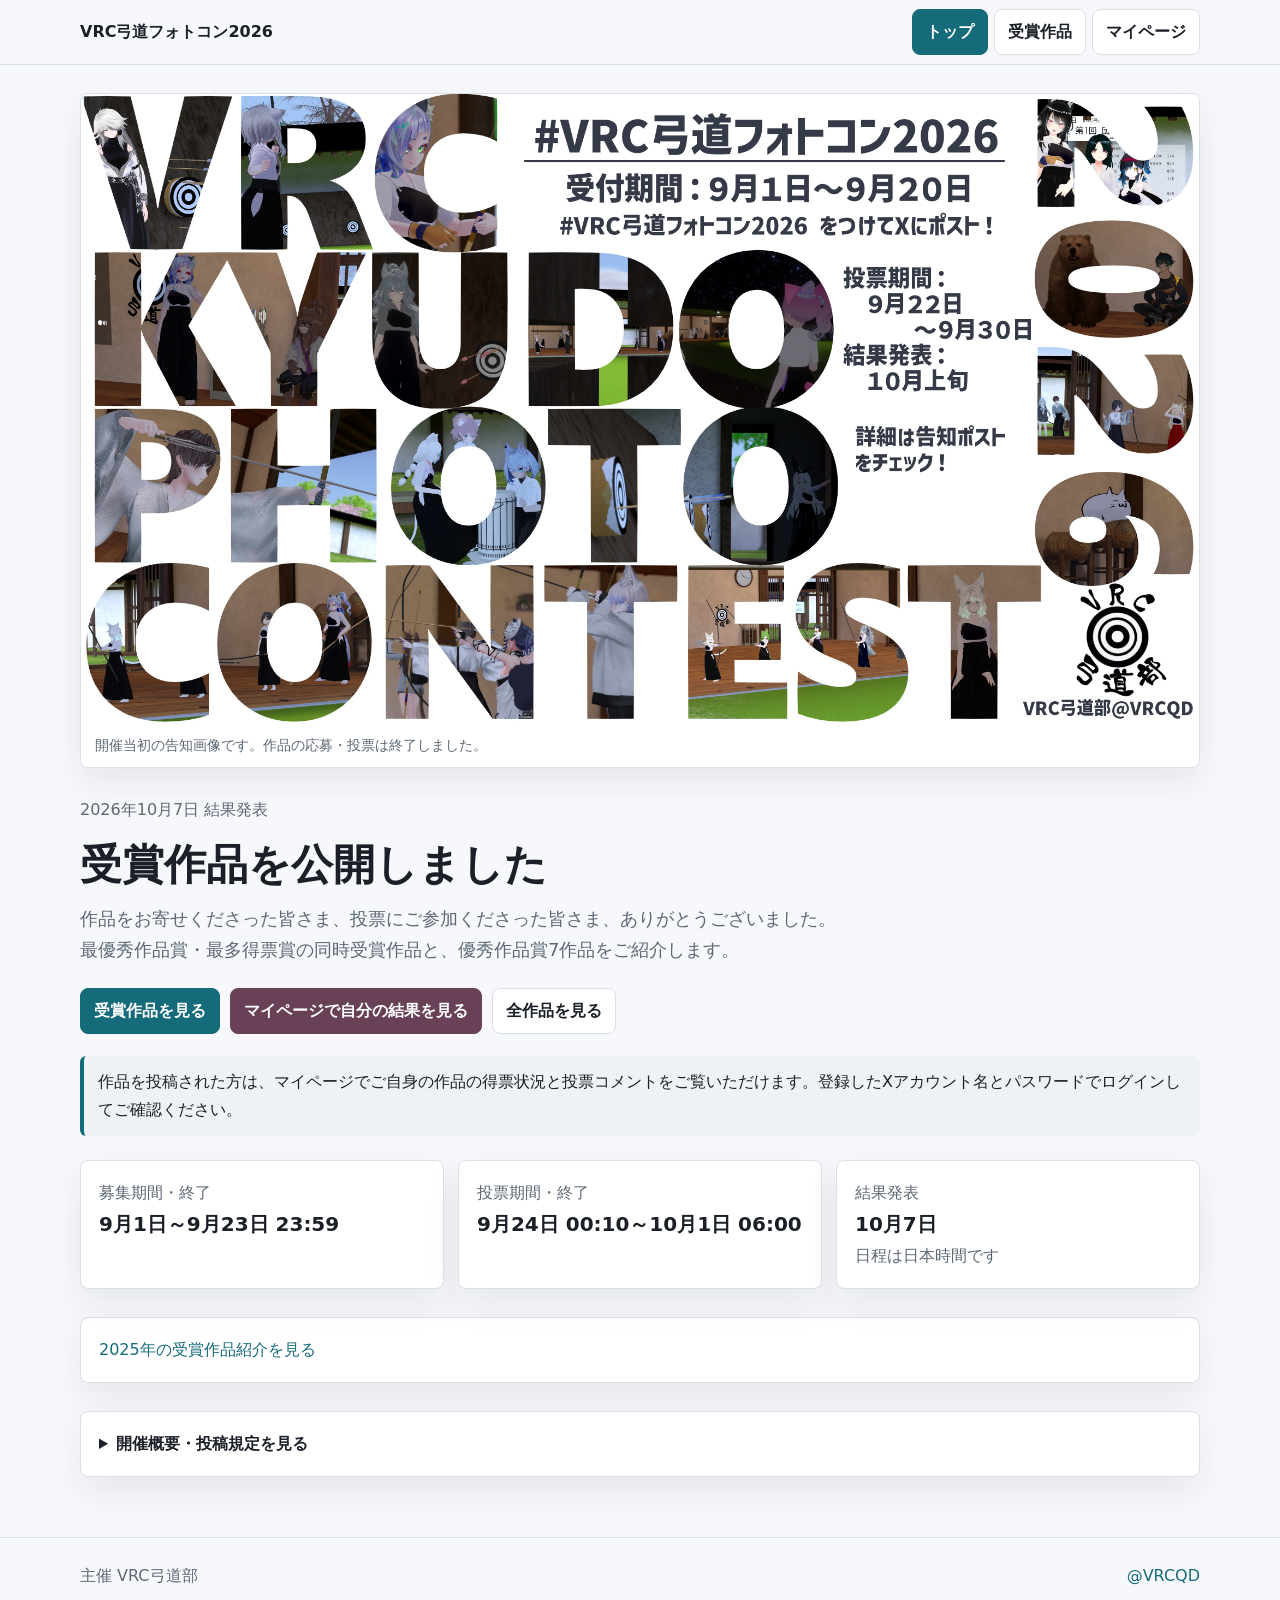
<file: index.html>
<!doctype html>
<html lang="ja"><head>
  <meta charset="utf-8">
  <meta name="viewport" content="width=device-width, initial-scale=1">
  <title>結果発表 | VRC弓道フォトコン2026</title>
  <meta name="description" content="VRC弓道フォトコン2026の受賞作品を公開しました。8作品とスタッフ総評をご紹介します。投稿者の方はマイページでご自身の得票と投票コメントをご覧いただけます。">
  <link rel="icon" type="image/png" href="assets/vrcqd-logo.png">
  <link rel="stylesheet" href="assets/styles.css">
<meta name="result-template-version" content="announcement-20261007-v1"><meta name="result-data-sha256" content="53a68edc99beece9d9cd79502abc3ee3cd122aa21399c676d0ae7a1704d047eb"><link rel="canonical" href="https://puchiryuuvrc.github.io/QDPhoto2026-Pages/"><meta property="og:type" content="website"><meta property="og:title" content="結果発表 | VRC弓道フォトコン2026"><meta property="og:description" content="受賞8作品とスタッフ総評を公開しました。"><meta property="og:url" content="https://puchiryuuvrc.github.io/QDPhoto2026-Pages/"><meta property="og:image" content="https://puchiryuuvrc.github.io/QDPhoto2026-Pages/assets/event-announcement-original.webp"><meta name="twitter:card" content="summary_large_image"><script src="assets/site-phase-config.js?v=20261007-result"></script><script src="assets/site-phase.js?v=20260920-schedule2" defer></script><style>.release-intro{padding:28px 0 0}.release-intro h1{font-size:clamp(28px,5vw,42px);line-height:1.3}.release-intro .lead{margin-bottom:18px}.release-links{margin:22px 0}.release-history{margin-top:24px}.release-history strong{font-size:20px}.release-archive>summary{font-weight:700;cursor:pointer}.release-archive .section{box-shadow:none}.release-archive h2{font-size:24px}</style></head><body data-result-state="published">
  <header class="site-header"><div class="header-inner">
    <a class="brand" href="index.html">VRC弓道フォトコン2026</a>
    <nav class="nav" aria-label="主要メニュー"><a href="index.html" aria-current="page">トップ</a><a href="awards/index.html">受賞作品</a><a href="https://script.google.com/macros/s/AKfycbzQsVA3FBgk0JuzH3wmLfC2mVJGftSoZfdjsu9SuIyuES-deRKasijV_PKtD3j339rvNw/exec?page=mypage">マイページ</a></nav>
  </div></header>
  <main class="shell">
    <section class="hero-image" aria-label="開催当初の告知画像">
      <img src="assets/event-announcement-original.webp" alt="VRC弓道フォトコン2026の開催当初の告知画像。募集期間を修正する前の画像です。" width="4096" height="2304" decoding="async" fetchpriority="high" aria-describedby="originalAnnouncementCaption">
      <p class="hero-caption" id="originalAnnouncementCaption">開催当初の告知画像です。作品の応募・投票は終了しました。</p>
    </section>
    <section class="release-intro" aria-labelledby="release-heading">
      <p class="muted">2026年10月7日 結果発表</p>
      <h1 id="release-heading">受賞作品を公開しました</h1>
      <p class="lead">作品をお寄せくださった皆さま、投票にご参加くださった皆さま、ありがとうございました。<br>最優秀作品賞・最多得票賞の同時受賞作品と、優秀作品賞7作品をご紹介します。</p>
      <div class="actions release-links"><a class="button primary" href="awards/index.html">受賞作品を見る</a><a class="button accent" href="https://script.google.com/macros/s/AKfycbzQsVA3FBgk0JuzH3wmLfC2mVJGftSoZfdjsu9SuIyuES-deRKasijV_PKtD3j339rvNw/exec?page=mypage">マイページで自分の結果を見る</a><a class="button" href="entries.html">全作品を見る</a></div>
      <p class="notice">作品を投稿された方は、マイページでご自身の作品の得票状況と投票コメントをご覧いただけます。登録したXアカウント名とパスワードでログインしてご確認ください。</p>
    </section>
    <section class="grid three schedule release-history" aria-label="開催日程">
      <article class="card"><span class="muted">募集期間・終了</span><strong>9月1日～9月23日 23:59</strong></article>
      <article class="card"><span class="muted">投票期間・終了</span><strong>9月24日 00:10～10月1日 06:00</strong></article>
      <article class="card"><span class="muted">結果発表</span><strong>10月7日</strong><span class="muted">日程は日本時間です</span></article>
    </section>
    <section class="section card" aria-label="昨年の受賞作品"><p style="margin:0"><a href="https://sites.google.com/view/vrchat2025result/" target="_blank" rel="noopener">2025年の受賞作品紹介を見る</a></p></section>
    <details class="section card release-archive"><summary>開催概要・投稿規定を見る</summary>
    <section class="section card">
      <h3>投稿規定</h3>
      <ul>
        <li><strong>VRChat内で撮影されたものであり、人物、所作、道具、場面、ワールドなど広義において弓道に関係する写真であること。</strong></li>
        <li>縦横比の制限はありません。(投票フォームに掲載の際は16:9横長を基準とし適宜縮小表示されます）</li>
        <li>画像加工は、撮影実態を大きく損なわない範囲で可能です。
          <ul>
            <li>OKな加工の例: 色調調整、トリミング、多重撮影、透過撮影による人物の合成など。</li>
            <li>NGな加工の例: 画像加工によるイラストや文字入れ、コラージュ作品、被写体のAI生成など。</li>
          </ul>
        </li>
        <li>NSFW非推奨（主催者判断により投票対象から除外することがあります）</li>
      </ul>
      <h4>投稿画像の取り扱い</h4>
      <p>投稿者は、主催者による画像の使用（投票フォームへの転載、弓道に関係する宣伝への利用、関連ワールドへの掲載など）に同意するものとします。主催者は画像使用の際にはクレジット表記を行い、スペースの都合上やむを得ない場合はそれに準じる措置をとるものとします。
      応募作品の著作権は、応募後も応募者本人に帰属します。本企画への応募により、応募者が自身の作品をSNS、ポートフォリオ、他企画への応募、その他の用途で利用することを主催者が制限するものではありません。
      <a href="https://x.com/hashtag/VRC%E5%BC%93%E9%81%93%E3%83%95%E3%82%A9%E3%83%88%E3%82%B3%E3%83%B32025?src=hashtag_click&amp;f=live" target="_blank" rel="noopener">#VRC弓道フォトコン2025</a> 参加作品の再投稿は禁止。その他フォトコンテスト等との重複は許可します。(先方のイベントの規約も確認の上で投稿して下さい)</p>
    </section>

    <section class="section card">
      <h3>参考: VRChatの弓道場一覧</h3>
      <div class="world-list">
        <p><a href="https://vrchat.com/home/world/wrld_534d7786-788f-48de-b32c-45bdc21d75fd/info" target="_blank" rel="noopener">あおぞら弓道場 （Aozora Kyudo Hall）</a> Created by ぷちりゅう</p>
        <p><a href="https://vrchat.com/home/world/wrld_6ec10459-66b8-484f-930c-17bdf3ffb8c5/info" target="_blank" rel="noopener">ほしぞら弓道場 （Hoshizora Kyudo Hall）</a> Created by ぷちりゅう</p>
        <p><a href="https://vrchat.com/home/world/wrld_0fbaf443-5374-46e5-ba5d-27de3dc88ee3/info" target="_blank" rel="noopener">VRC弓道場（VRC Kyudo Hall）</a> Created by まってぃ</p>
        <p>※これら以外のワールドで撮影された写真も投稿できます。撮影ワールドの制限はありません。</p>
      </div>
    </section>

    <section class="section card">
      <h3>投票と集計方法</h3>
      <ul>
        <li>投票者は5作品を選び1位～5位まで順位を付けて投票します。それぞれの票に応じて[10/7/5/3/2pt]を加算します。</li>
        <li>自分の投稿作品への投票はOKです。同一作品への重複投票は出来ません。</li>
        <li>最優秀賞1点、最多得票賞1点、および優秀賞数点を選出し表彰します。表彰作品は弓道場ワールドに一定期間掲示予定です。</li>
      </ul>
    </section>

    <section class="section card">
      <ul>
        <li>各種案内は VRC弓道部(<a href="https://x.com/VRCQD" target="_blank" rel="noopener">@VRCQD</a>) X公式アカウントより行います。</li>
        <li>主催: VRC弓道部(<a href="https://x.com/VRCQD" target="_blank" rel="noopener">@VRCQD</a>) [部長: 伊予ハブ(<a href="https://x.com/syuutingbe" target="_blank" rel="noopener">@syuutingbe</a>)、副部長: ぷちりゅう(<a href="https://x.com/Puchiryuu_VRC" target="_blank" rel="noopener">@Puchiryuu_VRC</a>)]</li>
      </ul>
    </section>

    </details>
  </main>
  <footer class="footer"><div class="footer-inner"><span>主催 VRC弓道部</span><a href="https://x.com/VRCQD" target="_blank" rel="noopener">@VRCQD</a></div></footer>
</body></html>
</file>
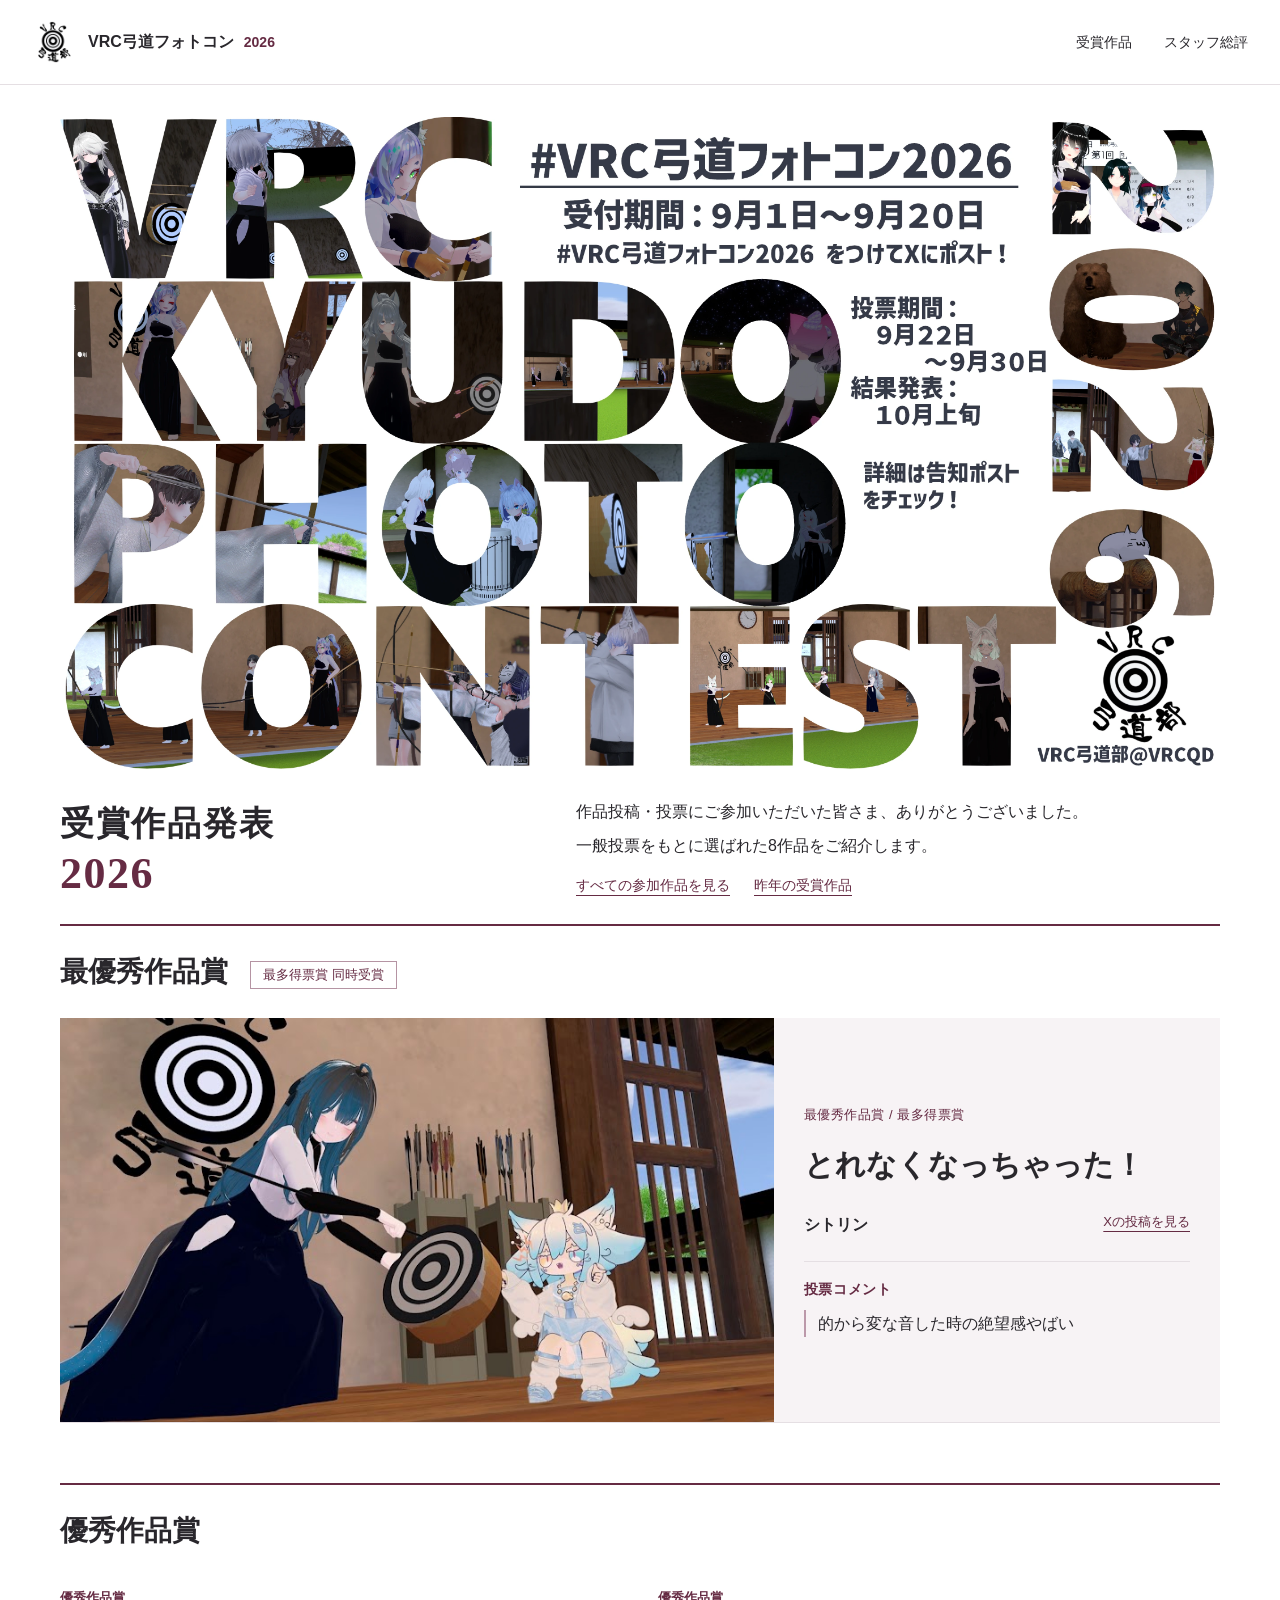
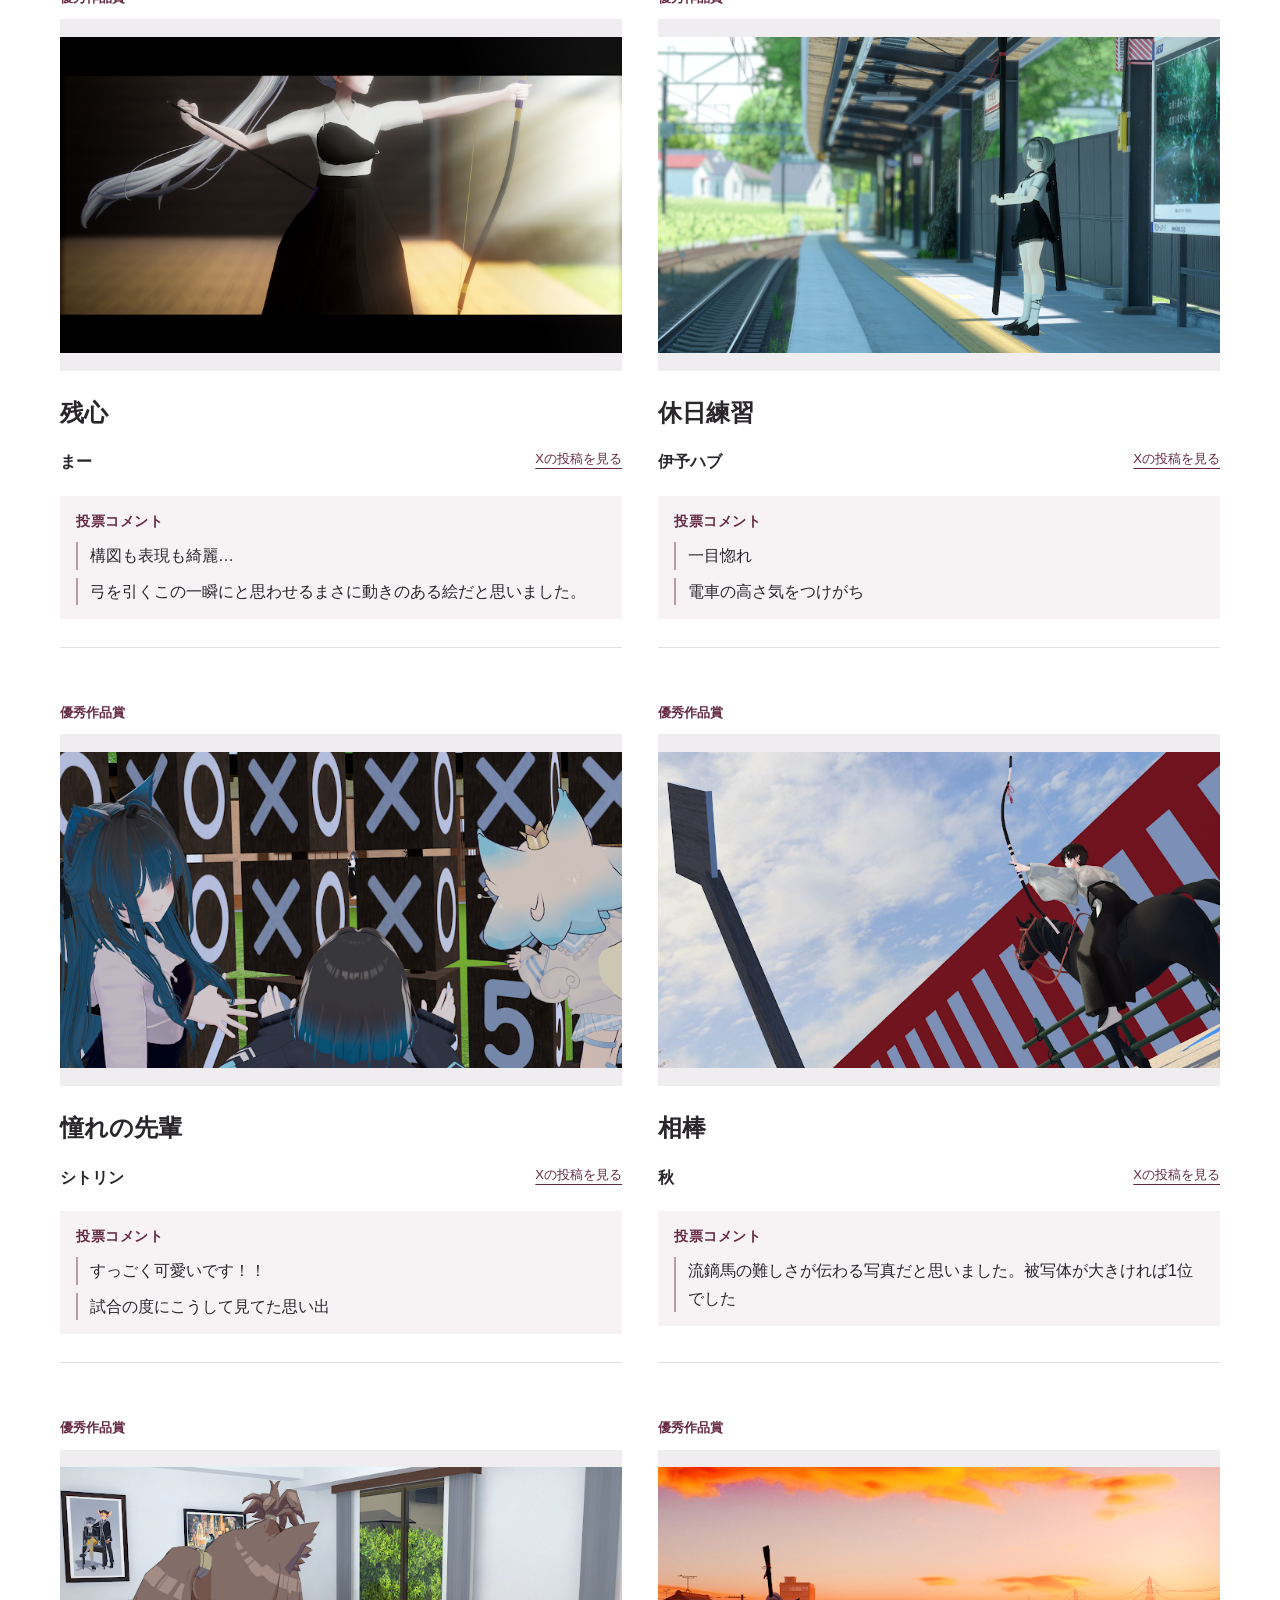
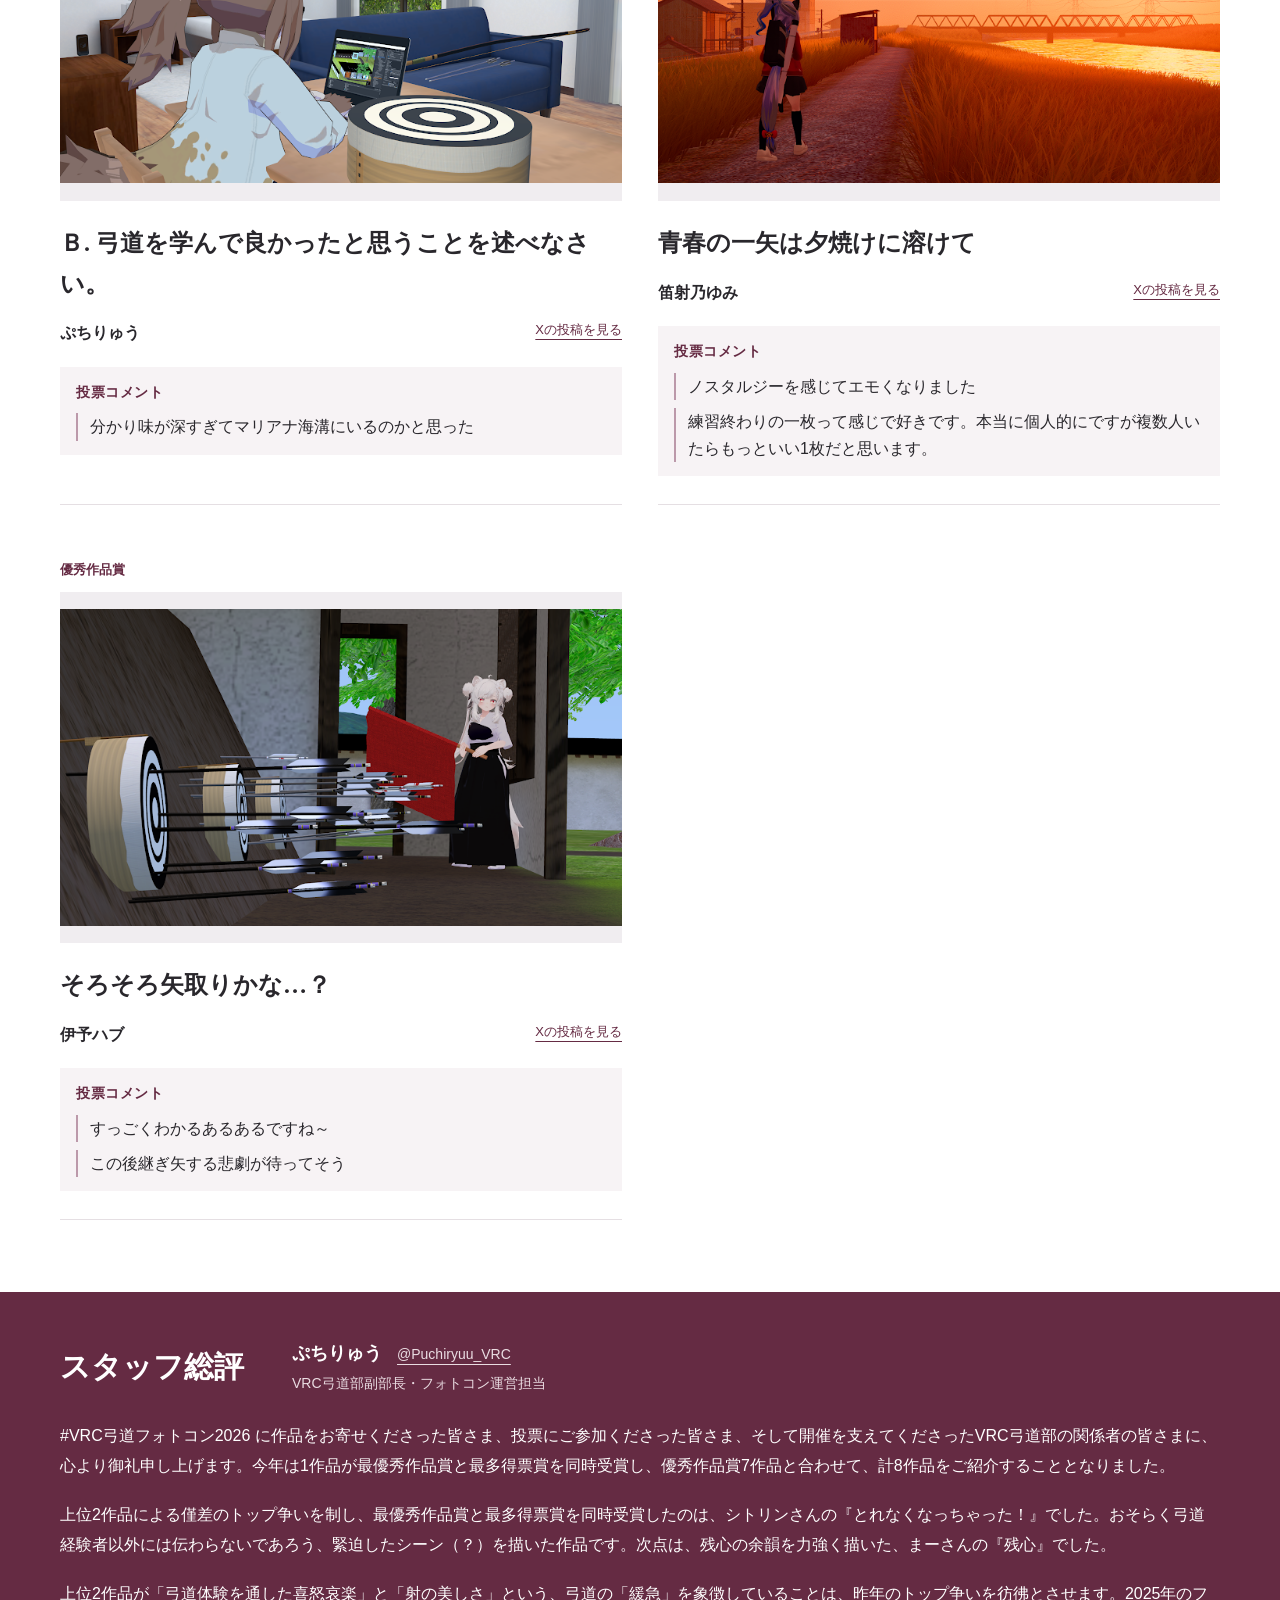
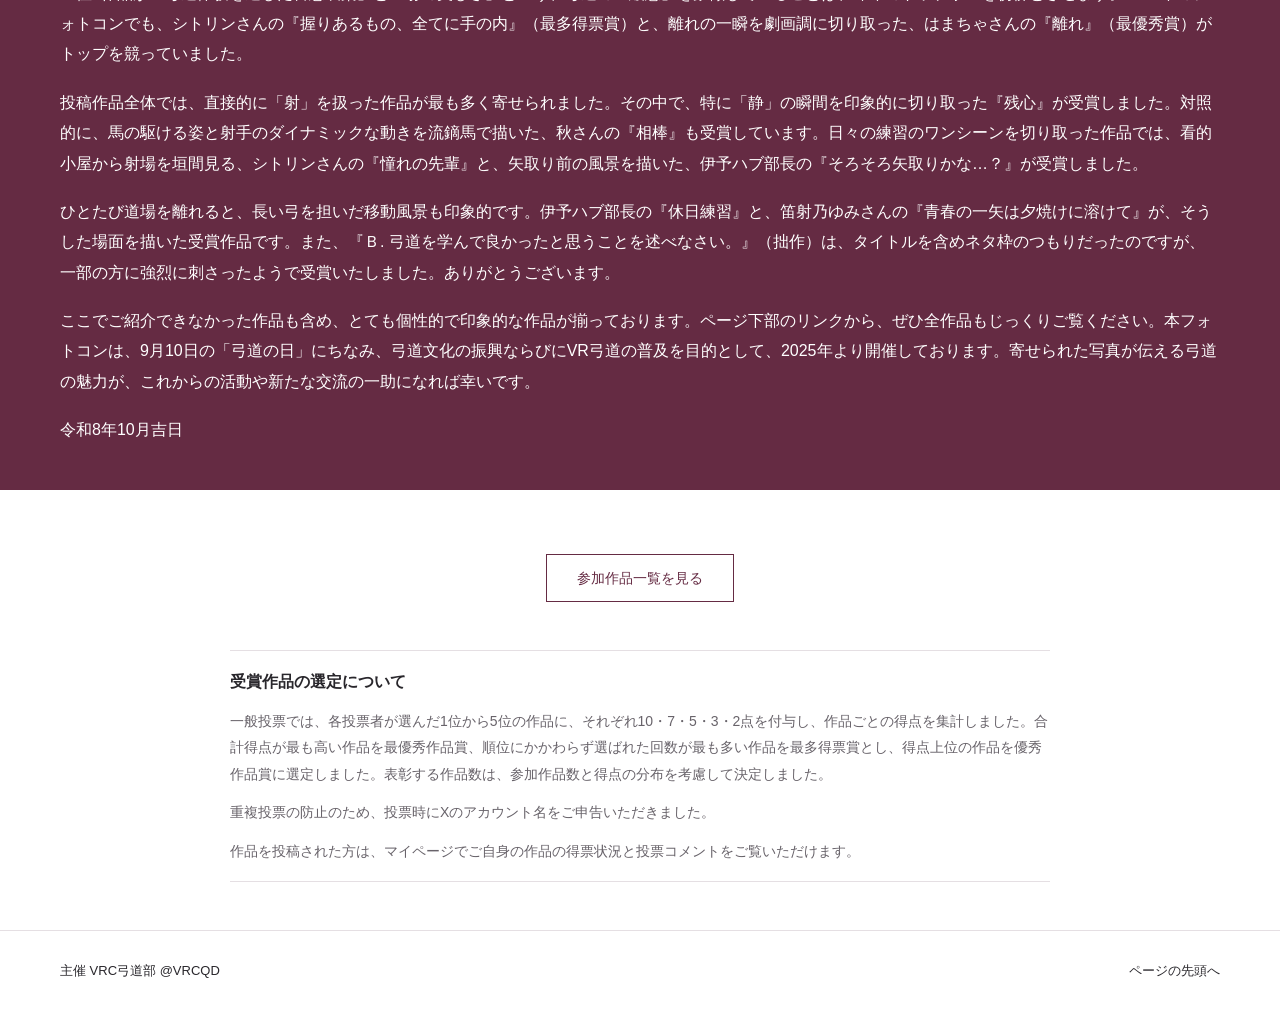
<file: awards/index.html>
<!doctype html>
<html lang="ja">
<head>
  <meta charset="utf-8">
  <meta name="viewport" content="width=device-width, initial-scale=1">
  
  <title>受賞作品発表 | VRC弓道フォトコン2026</title>
  <meta name="description" content="VRC弓道フォトコン2026の受賞作品をご紹介します。最優秀作品賞・最多得票賞1作品、優秀作品賞7作品と、投票コメント・スタッフ総評。">
  <link rel="icon" href="assets/vrcqd-logo.png">
  <link rel="stylesheet" href="assets/style.css">
<meta name="result-template-version" content="announcement-20261007-v1"><meta name="result-data-sha256" content="53a68edc99beece9d9cd79502abc3ee3cd122aa21399c676d0ae7a1704d047eb"><link rel="canonical" href="https://puchiryuuvrc.github.io/QDPhoto2026-Pages/awards/"><meta property="og:type" content="website"><meta property="og:title" content="結果発表 | VRC弓道フォトコン2026"><meta property="og:description" content="受賞8作品とスタッフ総評を公開しました。"><meta property="og:url" content="https://puchiryuuvrc.github.io/QDPhoto2026-Pages/awards/"><meta property="og:image" content="https://puchiryuuvrc.github.io/QDPhoto2026-Pages/assets/event-announcement-original.webp"><meta name="twitter:card" content="summary_large_image"><script src="../assets/site-phase-config.js?v=20261007-result"></script><script src="../assets/site-phase.js?v=20260920-schedule2" defer></script></head>
<body id="top" data-result-state="published">
  <a class="skip" href="#main">本文へ進む</a>
  
  <header class="header"><div class="header-inner">
    <a class="brand" href="#top"><img src="assets/vrcqd-logo.png" width="42" height="42" alt=""><span>VRC弓道フォトコン<span class="brand-year">2026</span></span></a>
    <nav aria-label="ページ内メニュー"><a href="#awards">受賞作品</a><a href="#review">スタッフ総評</a></nav>
  </div></header>
  <main id="main">
    <div class="event-visual shell"><img src="../assets/event-announcement-original.webp" alt="VRC弓道フォトコン2026のイベント告知画像" width="4096" height="2304" fetchpriority="high" decoding="async"></div>
    <section class="intro shell" aria-labelledby="page-title">
      <div class="intro-title"><h1 id="page-title">受賞作品発表 <span class="intro-year">2026</span></h1></div>
      <div class="intro-copy"><p>作品投稿・投票にご参加いただいた皆さま、ありがとうございました。</p><p>一般投票をもとに選ばれた8作品をご紹介します。</p><div class="intro-links"><a href="https://puchiryuuvrc.github.io/QDPhoto2026-Pages/entries.html" target="_blank" rel="noopener">すべての参加作品を見る<span class="sr-only">（新しいタブ）</span></a><a href="https://sites.google.com/view/vrchat2025result/" target="_blank" rel="noopener">昨年の受賞作品<span class="sr-only">（新しいタブ）</span></a></div></div>
    </section>
    <section id="awards" class="shell awards" aria-labelledby="best-heading">
      <div class="section-heading"><h2 id="best-heading">最優秀作品賞<span class="joint-award">最多得票賞 同時受賞</span></h2></div>
      <article class="featured" id="QD26-069" aria-labelledby="title-QD26-069">
        <div class="featured-image"><div class="photo photo-featured"><img src="assets/works/QD26-069-732d406d29322b35.jpg" alt="とれなくなっちゃった！ — シトリン" fetchpriority="high" decoding="async"></div></div>
        <div class="featured-copy"><p class="award-label">最優秀作品賞 / 最多得票賞</p><h3 id="title-QD26-069">とれなくなっちゃった！</h3><div class="work-meta"><p class="author">シトリン</p><a class="post-link" href="https://x.com/citr_vrc/status/2101535099888255062?s=46" target="_blank" rel="noopener">Xの投稿を見る<span class="sr-only">（新しいタブ）</span></a></div><div class="comments"><h4>投票コメント</h4><blockquote><p>的から変な音した時の絶望感やばい</p></blockquote></div></div>
      </article>
      <div class="section-heading excellence-heading"><h2 id="excellent-heading">優秀作品賞</h2></div>
      <div class="work-grid" aria-labelledby="excellent-heading">
      <article class="work" id="QD26-059" aria-labelledby="title-QD26-059"><p class="work-award">優秀作品賞</p><div class="photo"><img src="assets/works/QD26-059-c032bb94fb9bed1d.png" alt="残心 — まー" loading="lazy" decoding="async"></div><div class="work-copy"><h3 id="title-QD26-059">残心</h3><div class="work-meta"><p class="author">まー</p><a class="post-link" href="https://x.com/maa_vrc/status/2098672806171213841" target="_blank" rel="noopener">Xの投稿を見る<span class="sr-only">（新しいタブ）</span></a></div><div class="comments"><h4>投票コメント</h4><blockquote><p>構図も表現も綺麗…</p></blockquote><blockquote><p>弓を引くこの一瞬にと思わせるまさに動きのある絵だと思いました。</p></blockquote></div></div></article>
<article class="work" id="QD26-044" aria-labelledby="title-QD26-044"><p class="work-award">優秀作品賞</p><div class="photo"><img src="assets/works/QD26-044-9b8ae37ce6881b6e.png" alt="休日練習 — 伊予ハブ" loading="lazy" decoding="async"></div><div class="work-copy"><h3 id="title-QD26-044">休日練習</h3><div class="work-meta"><p class="author">伊予ハブ</p><a class="post-link" href="https://x.com/syuutingbe/status/2096972943402402013?s=20" target="_blank" rel="noopener">Xの投稿を見る<span class="sr-only">（新しいタブ）</span></a></div><div class="comments"><h4>投票コメント</h4><blockquote><p>一目惚れ</p></blockquote><blockquote><p>電車の高さ気をつけがち</p></blockquote></div></div></article>
<article class="work" id="QD26-067" aria-labelledby="title-QD26-067"><p class="work-award">優秀作品賞</p><div class="photo"><img src="assets/works/QD26-067-95093599d4c0bb46.png" alt="憧れの先輩 — シトリン" loading="lazy" decoding="async"></div><div class="work-copy"><h3 id="title-QD26-067">憧れの先輩</h3><div class="work-meta"><p class="author">シトリン</p><a class="post-link" href="https://x.com/citr_vrc/status/2101535099888255062?s=46" target="_blank" rel="noopener">Xの投稿を見る<span class="sr-only">（新しいタブ）</span></a></div><div class="comments"><h4>投票コメント</h4><blockquote><p>すっごく可愛いです！！</p></blockquote><blockquote><p>試合の度にこうして見てた思い出</p></blockquote></div></div></article>
<article class="work" id="QD26-066" aria-labelledby="title-QD26-066"><p class="work-award">優秀作品賞</p><div class="photo"><img src="assets/works/QD26-066-ef9dd3b3bb4b323d.png" alt="相棒 — 秋" loading="lazy" decoding="async"></div><div class="work-copy"><h3 id="title-QD26-066">相棒</h3><div class="work-meta"><p class="author">秋</p><a class="post-link" href="https://x.com/aki147_1993/status/2100381891912441963?s=46&amp;t=p4_1-_TdfzouB4q2JtjCgw" target="_blank" rel="noopener">Xの投稿を見る<span class="sr-only">（新しいタブ）</span></a></div><div class="comments"><h4>投票コメント</h4><blockquote><p>流鏑馬の難しさが伝わる写真だと思いました。被写体が大きければ1位でした</p></blockquote></div></div></article>
<article class="work" id="QD26-079" aria-labelledby="title-QD26-079"><p class="work-award">優秀作品賞</p><div class="photo"><img src="assets/works/QD26-079-eb14fdb3f1d0f888.png" alt="Ｂ. 弓道を学んで良かったと思うことを述べなさい。 — ぷちりゅう" loading="lazy" decoding="async"></div><div class="work-copy"><h3 id="title-QD26-079">Ｂ. 弓道を学んで良かったと思うことを述べなさい。</h3><div class="work-meta"><p class="author">ぷちりゅう</p><a class="post-link" href="https://x.com/Puchiryuu_VRC/status/2102734499532710053" target="_blank" rel="noopener">Xの投稿を見る<span class="sr-only">（新しいタブ）</span></a></div><div class="comments"><h4>投票コメント</h4><blockquote><p>分かり味が深すぎてマリアナ海溝にいるのかと思った</p></blockquote></div></div></article>
<article class="work" id="QD26-060" aria-labelledby="title-QD26-060"><p class="work-award">優秀作品賞</p><div class="photo"><img src="assets/works/QD26-060-1a558c9a9ca960fc.png" alt="青春の一矢は夕焼けに溶けて — 笛射乃ゆみ" loading="lazy" decoding="async"></div><div class="work-copy"><h3 id="title-QD26-060">青春の一矢は夕焼けに溶けて</h3><div class="work-meta"><p class="author">笛射乃ゆみ</p><a class="post-link" href="https://x.com/yumi_feino/status/2099491237023961414?s=20" target="_blank" rel="noopener">Xの投稿を見る<span class="sr-only">（新しいタブ）</span></a></div><div class="comments"><h4>投票コメント</h4><blockquote><p>ノスタルジーを感じてエモくなりました</p></blockquote><blockquote><p>練習終わりの一枚って感じで好きです。本当に個人的にですが複数人いたらもっといい1枚だと思います。</p></blockquote></div></div></article>
<article class="work" id="QD26-071" aria-labelledby="title-QD26-071"><p class="work-award">優秀作品賞</p><div class="photo"><img src="assets/works/QD26-071-905fe6ee119efba1.png" alt="そろそろ矢取りかな…？ — 伊予ハブ" loading="lazy" decoding="async"></div><div class="work-copy"><h3 id="title-QD26-071">そろそろ矢取りかな…？</h3><div class="work-meta"><p class="author">伊予ハブ</p><a class="post-link" href="https://x.com/syuutingbe/status/2100946945024077957?s=20" target="_blank" rel="noopener">Xの投稿を見る<span class="sr-only">（新しいタブ）</span></a></div><div class="comments"><h4>投票コメント</h4><blockquote><p>すっごくわかるあるあるですね～</p></blockquote><blockquote><p>この後継ぎ矢する悲劇が待ってそう</p></blockquote></div></div></article>
      </div>
    </section>
    <section id="review" class="review" aria-labelledby="review-heading"><div class="shell review-inner"><div class="review-header"><h2 id="review-heading">スタッフ総評</h2><div class="review-authors"><h3>ぷちりゅう <a class="staff-account" href="https://x.com/Puchiryuu_VRC" target="_blank" rel="noopener">@Puchiryuu_VRC</a><span>VRC弓道部副部長・フォトコン運営担当</span></h3></div></div><div class="review-body"><article class="staff-review" aria-label="ぷちりゅうの総評"><p>#VRC弓道フォトコン2026 に作品をお寄せくださった皆さま、投票にご参加くださった皆さま、そして開催を支えてくださったVRC弓道部の関係者の皆さまに、心より御礼申し上げます。今年は1作品が最優秀作品賞と最多得票賞を同時受賞し、優秀作品賞7作品と合わせて、計8作品をご紹介することとなりました。</p><p>上位2作品による僅差のトップ争いを制し、最優秀作品賞と最多得票賞を同時受賞したのは、シトリンさんの『とれなくなっちゃった！』でした。おそらく弓道経験者以外には伝わらないであろう、緊迫したシーン（？）を描いた作品です。次点は、残心の余韻を力強く描いた、まーさんの『残心』でした。</p><p>上位2作品が「弓道体験を通した喜怒哀楽」と「射の美しさ」という、弓道の「緩急」を象徴していることは、昨年のトップ争いを彷彿とさせます。2025年のフォトコンでも、シトリンさんの『握りあるもの、全てに手の内』（最多得票賞）と、離れの一瞬を劇画調に切り取った、はまちゃさんの『離れ』（最優秀賞）がトップを競っていました。</p><p>投稿作品全体では、直接的に「射」を扱った作品が最も多く寄せられました。その中で、特に「静」の瞬間を印象的に切り取った『残心』が受賞しました。対照的に、馬の駆ける姿と射手のダイナミックな動きを流鏑馬で描いた、秋さんの『相棒』も受賞しています。日々の練習のワンシーンを切り取った作品では、看的小屋から射場を垣間見る、シトリンさんの『憧れの先輩』と、矢取り前の風景を描いた、伊予ハブ部長の『そろそろ矢取りかな…？』が受賞しました。</p><p>ひとたび道場を離れると、長い弓を担いだ移動風景も印象的です。伊予ハブ部長の『休日練習』と、笛射乃ゆみさんの『青春の一矢は夕焼けに溶けて』が、そうした場面を描いた受賞作品です。また、『Ｂ. 弓道を学んで良かったと思うことを述べなさい。』（拙作）は、タイトルを含めネタ枠のつもりだったのですが、一部の方に強烈に刺さったようで受賞いたしました。ありがとうございます。</p><p>ここでご紹介できなかった作品も含め、とても個性的で印象的な作品が揃っております。ページ下部のリンクから、ぜひ全作品もじっくりご覧ください。本フォトコンは、9月10日の「弓道の日」にちなみ、弓道文化の振興ならびにVR弓道の普及を目的として、2025年より開催しております。寄せられた写真が伝える弓道の魅力が、これからの活動や新たな交流の一助になれば幸いです。</p><p>令和8年10月吉日</p></article></div></div></section>
    <section class="closing shell"><a class="gallery-link" href="https://puchiryuuvrc.github.io/QDPhoto2026-Pages/entries.html" target="_blank" rel="noopener">参加作品一覧を見る<span class="sr-only">（新しいタブ）</span></a></section>
    <section class="shell selection-note" aria-labelledby="selection-heading"><div class="selection-inner"><h2 id="selection-heading">受賞作品の選定について</h2><p>一般投票では、各投票者が選んだ1位から5位の作品に、それぞれ10・7・5・3・2点を付与し、作品ごとの得点を集計しました。合計得点が最も高い作品を最優秀作品賞、順位にかかわらず選ばれた回数が最も多い作品を最多得票賞とし、得点上位の作品を優秀作品賞に選定しました。表彰する作品数は、参加作品数と得点の分布を考慮して決定しました。</p><p>重複投票の防止のため、投票時にXのアカウント名をご申告いただきました。</p><p>作品を投稿された方は、マイページでご自身の作品の得票状況と投票コメントをご覧いただけます。</p></div></section>
  </main>
  <footer class="footer"><div class="shell footer-inner"><a href="https://x.com/VRCQD" target="_blank" rel="noopener">主催 VRC弓道部 @VRCQD<span class="sr-only">（新しいタブ）</span></a><a href="#top">ページの先頭へ</a></div></footer>
</body>
</html>
</file>
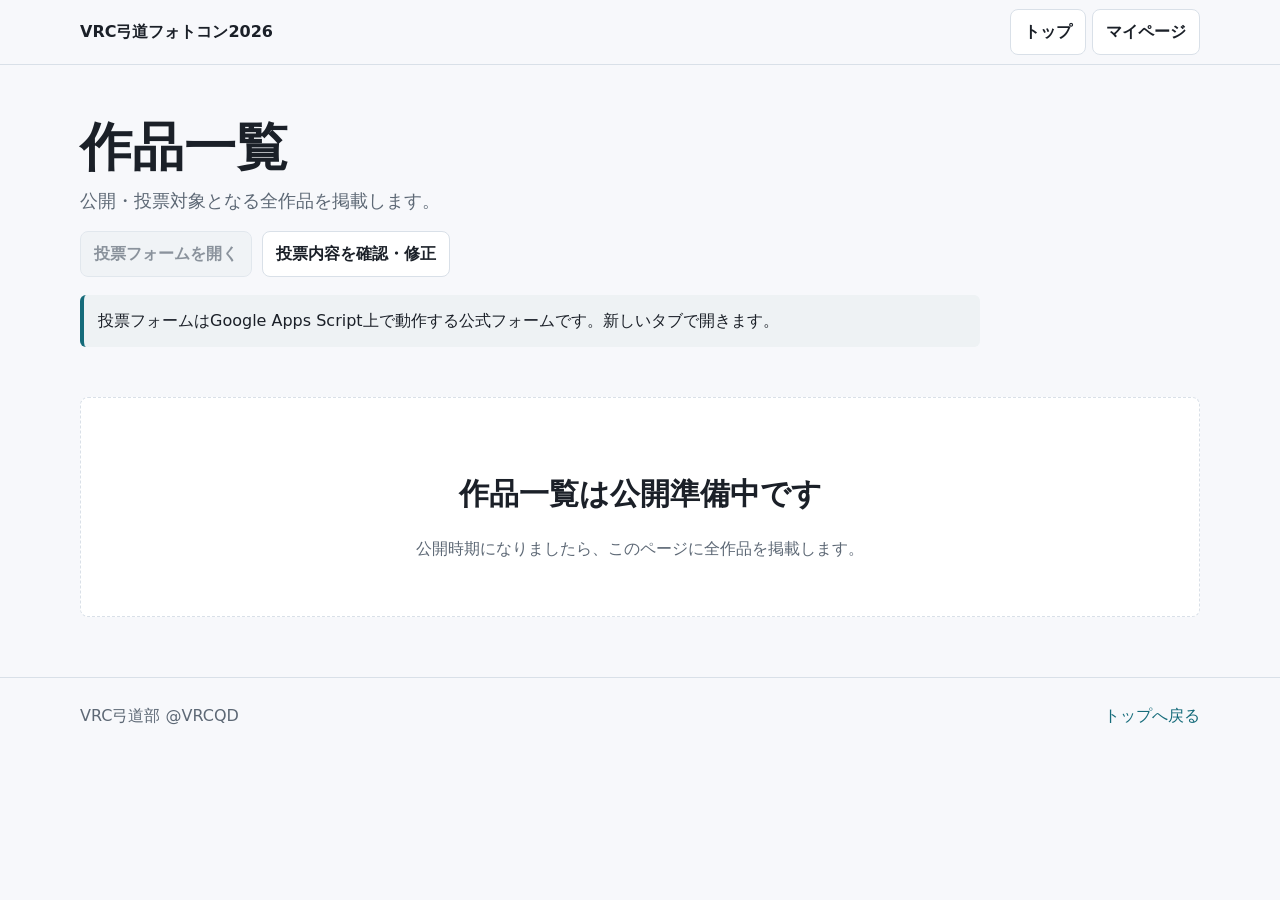
<file: entries-preview.html>
<!doctype html>
<html lang="ja" class="phase-pending">
<head>
  <meta charset="utf-8">
  <meta name="viewport" content="width=device-width, initial-scale=1">
  <title>作品一覧 | VRC弓道フォトコン2026</title>
  <meta name="description" content="VRC弓道フォトコン2026の作品一覧ページです。">
  <link rel="icon" type="image/png" href="assets/vrcqd-logo.png">
  <link rel="stylesheet" href="assets/styles.css?v=20260829-integrity1">
  <script src="assets/site-phase-config.js?v=20260829-integrity1"></script>
  <script src="assets/site-phase.js?v=20260920-schedule2" defer></script>
</head>
<body>
  <header class="site-header">
    <div class="header-inner">
      <a class="brand" href="./">VRC弓道フォトコン2026</a>
      <nav class="nav" aria-label="主要メニュー">
        <a href="./" data-phase-link="headerTop">トップ</a>
        <a href="https://script.google.com/macros/s/AKfycbzQsVA3FBgk0JuzH3wmLfC2mVJGftSoZfdjsu9SuIyuES-deRKasijV_PKtD3j339rvNw/exec?page=mypage" target="_blank" rel="noopener" data-phase-link="headerMypage">マイページ</a>
      </nav>
    </div>
  </header>

  <main class="shell">
    <section class="intro">
      <h1>作品一覧</h1>
      <p class="lead">公開・投票対象となる全作品を掲載します。</p>
      <div class="actions">
        <a class="button primary" href="https://script.google.com/macros/s/AKfycbzQsVA3FBgk0JuzH3wmLfC2mVJGftSoZfdjsu9SuIyuES-deRKasijV_PKtD3j339rvNw/exec?page=vote" target="_blank" rel="noopener" data-phase-link="vote">投票フォームを開く</a>
        <a class="button" href="https://script.google.com/macros/s/AKfycbzQsVA3FBgk0JuzH3wmLfC2mVJGftSoZfdjsu9SuIyuES-deRKasijV_PKtD3j339rvNw/exec?page=mypage" target="_blank" rel="noopener" data-phase-link="headerMypage">投票内容を確認・修正</a>
      </div>
      <p class="notice">投票フォームはGoogle Apps Script上で動作する公式フォームです。新しいタブで開きます。</p>
    </section>

    <section class="section">
      <div class="entry-placeholder">
        <div>
          <h2>作品一覧は公開準備中です</h2>
          <p class="muted">公開時期になりましたら、このページに全作品を掲載します。</p>
        </div>
      </div>
    </section>
  </main>

  <footer class="footer">
    <div class="footer-inner">
      <span>VRC弓道部 @VRCQD</span>
      <a href="./">トップへ戻る</a>
    </div>
  </footer>
</body>
</html>
</file>
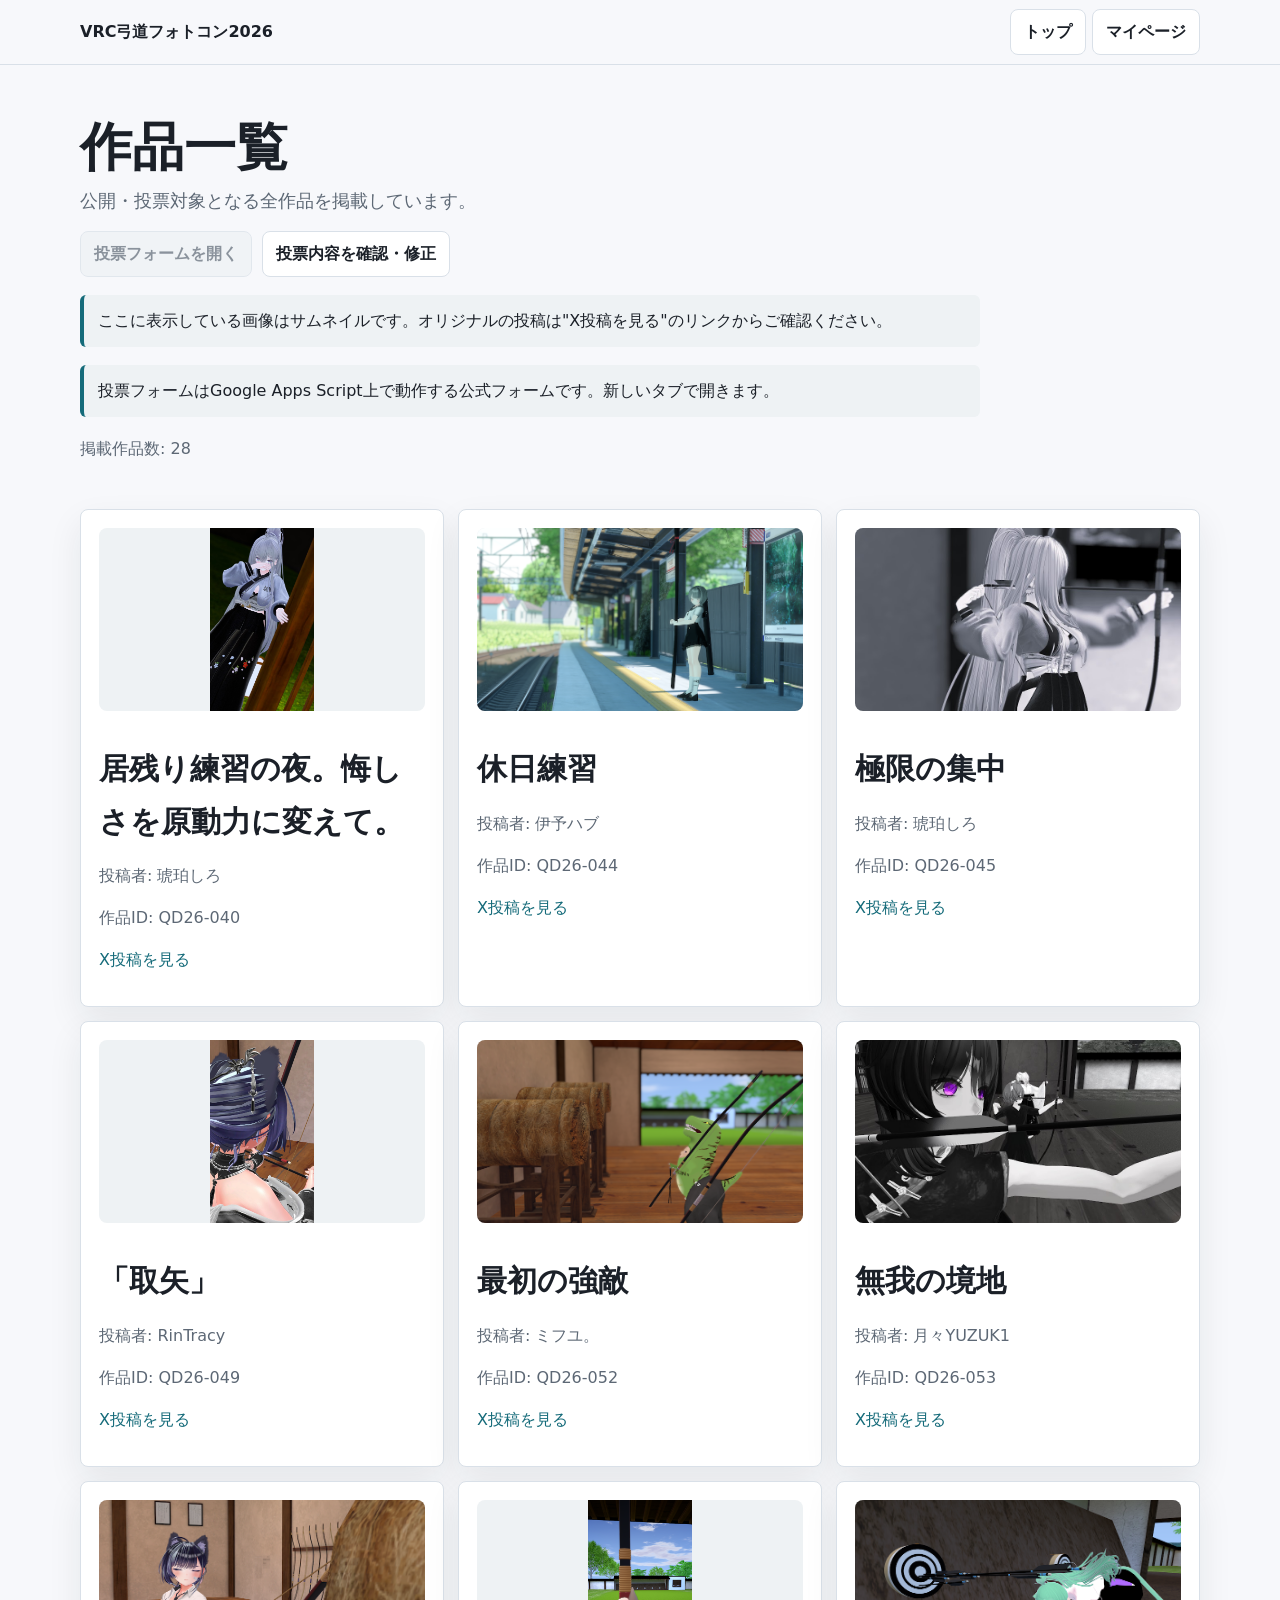
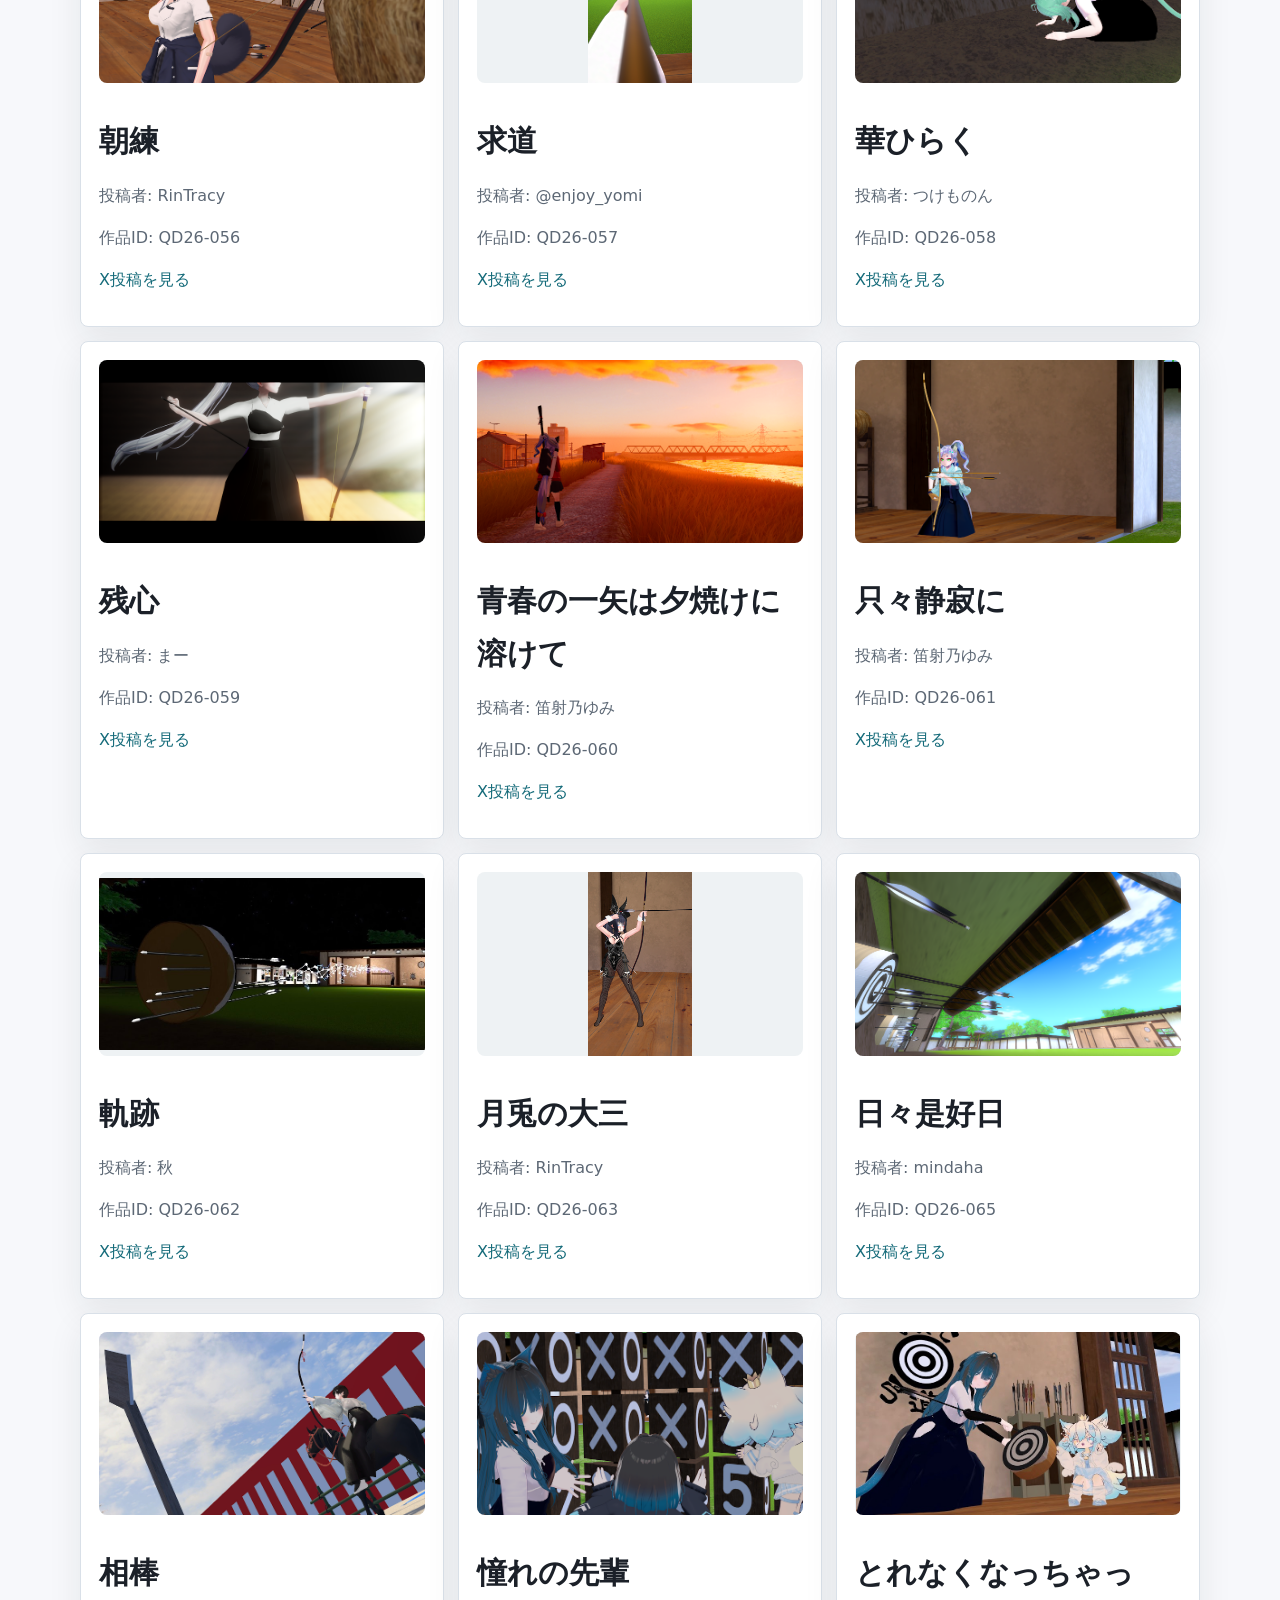
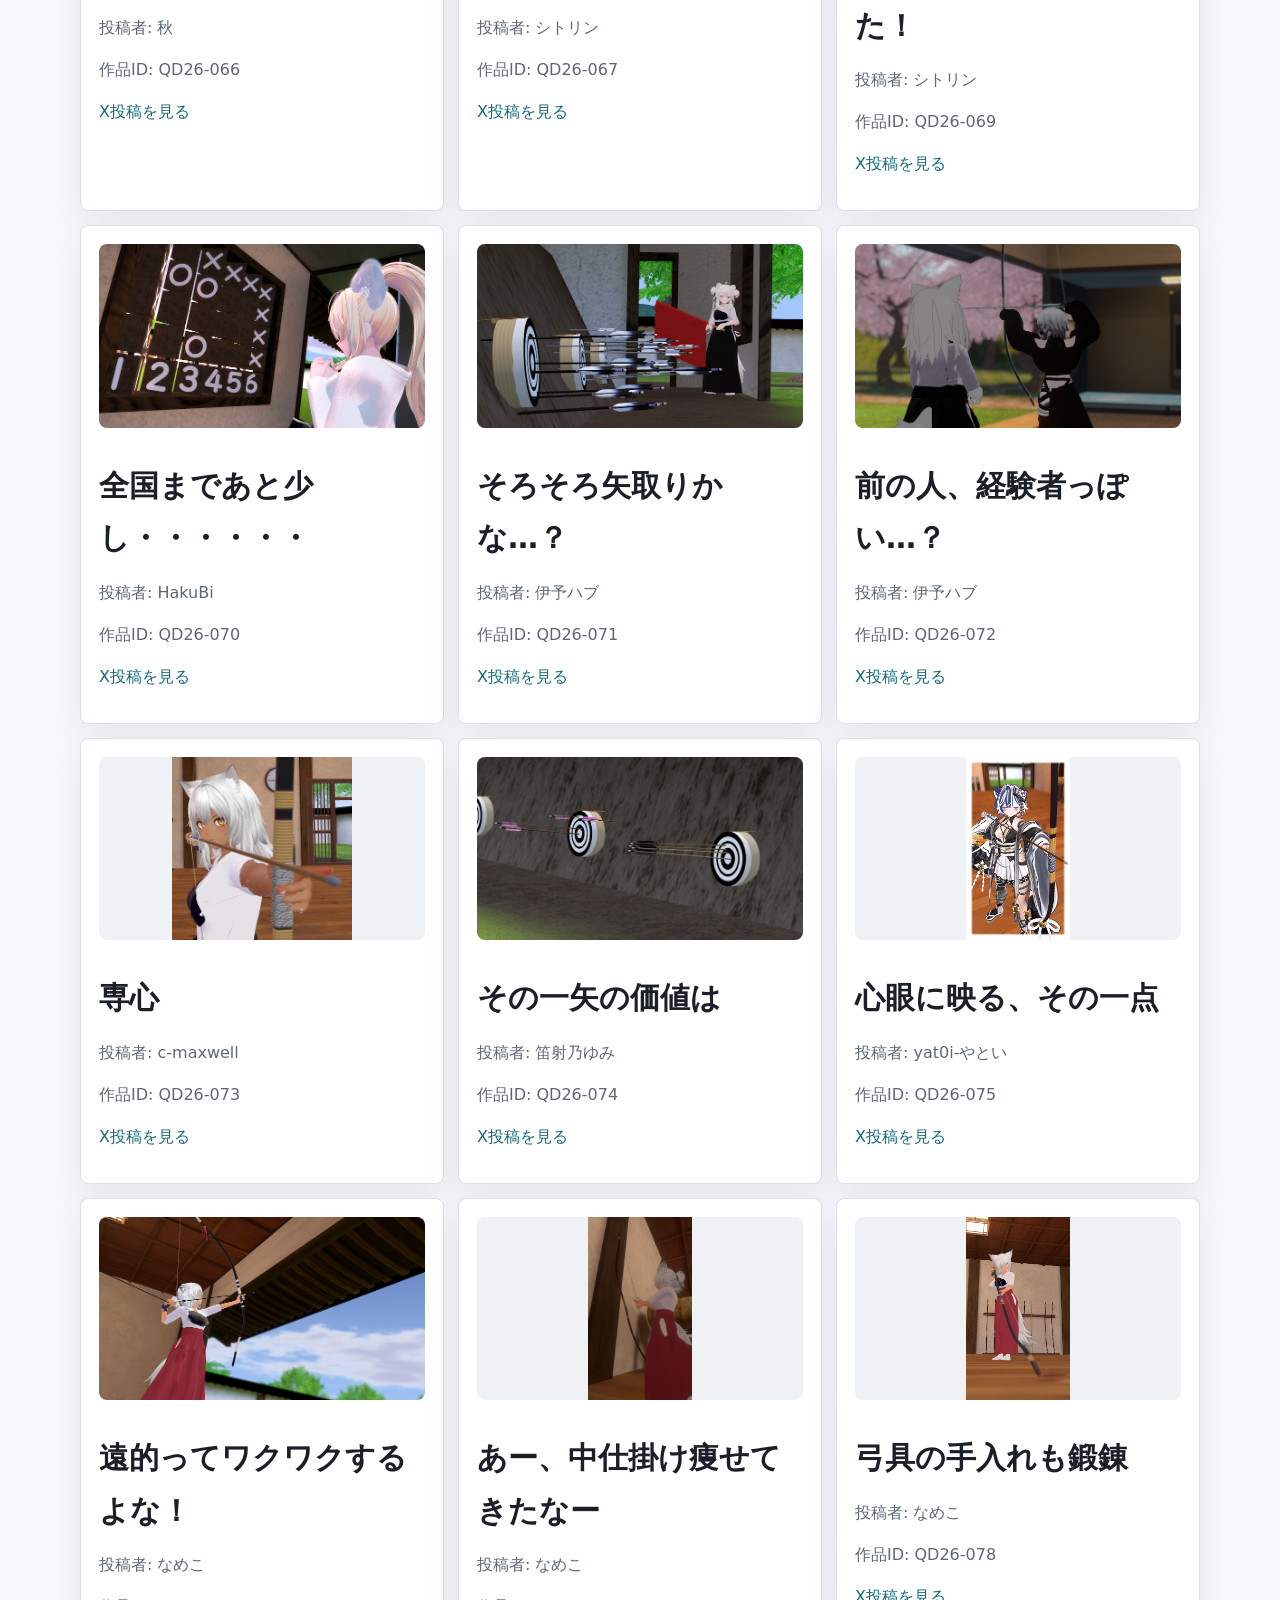
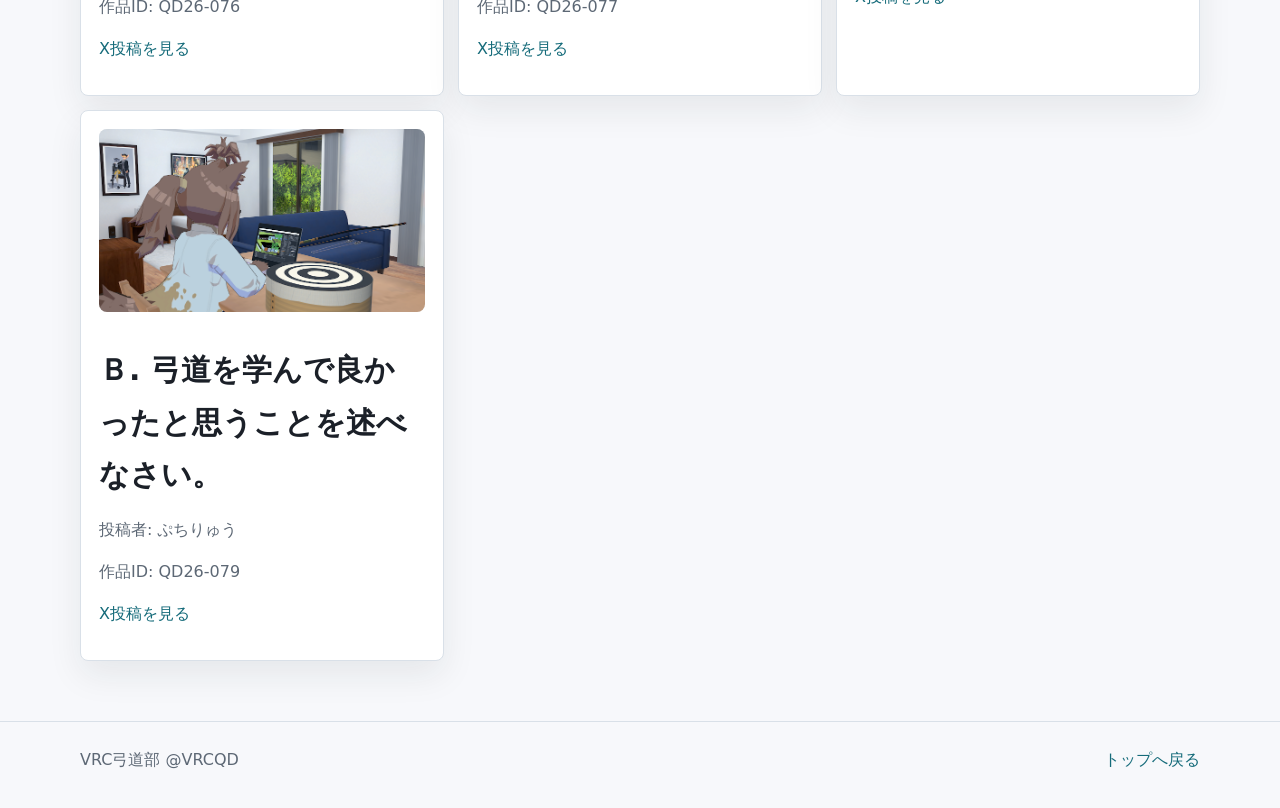
<file: entries.html>
<!doctype html>
<html lang="ja" class="phase-pending">
<head>
  <meta charset="utf-8">
  <meta name="viewport" content="width=device-width, initial-scale=1">
  <title>作品一覧 | VRC弓道フォトコン2026</title>
  <meta name="description" content="VRC弓道フォトコン2026の作品一覧ページです。">
  <link rel="icon" type="image/png" href="assets/vrcqd-logo.png">
  <link rel="stylesheet" href="assets/styles.css?v=20260829-integrity1">
  <script src="assets/site-phase-config.js?v=20260829-integrity1"></script>
  <script src="assets/site-phase.js?v=20260920-schedule2" defer></script>
  <style>.gallery-image-frame{position:relative;display:grid;place-items:center;aspect-ratio:16/9;overflow:hidden;background:#eef2f4;border-radius:8px}.gallery-image-frame img,.gallery-image-frame .image-load-error{grid-area:1/1}.gallery-image-frame img{position:absolute;inset:0;display:block;width:100%;height:100%;object-fit:contain}.image-load-error{padding:12px;color:var(--muted);text-align:center;overflow-wrap:anywhere}.image-load-error[hidden],.gallery-image-frame img[hidden]{display:none}</style>
</head>
<body>
  <header class="site-header">
    <div class="header-inner">
      <a class="brand" href="./">VRC弓道フォトコン2026</a>
      <nav class="nav" aria-label="主要メニュー">
        <a href="./" data-phase-link="headerTop">トップ</a>
        <a href="https://script.google.com/macros/s/AKfycbzQsVA3FBgk0JuzH3wmLfC2mVJGftSoZfdjsu9SuIyuES-deRKasijV_PKtD3j339rvNw/exec?page=mypage" target="_blank" rel="noopener" data-phase-link="headerMypage">マイページ</a>
      </nav>
    </div>
  </header>

  <main class="shell">
    <section class="intro">
      <h1>作品一覧</h1>
      <p class="lead">公開・投票対象となる全作品を掲載しています。</p>
      <div class="actions">
        <a class="button primary" href="https://script.google.com/macros/s/AKfycbzQsVA3FBgk0JuzH3wmLfC2mVJGftSoZfdjsu9SuIyuES-deRKasijV_PKtD3j339rvNw/exec?page=vote" target="_blank" rel="noopener" data-phase-link="vote">投票フォームを開く</a>
        <a class="button" href="https://script.google.com/macros/s/AKfycbzQsVA3FBgk0JuzH3wmLfC2mVJGftSoZfdjsu9SuIyuES-deRKasijV_PKtD3j339rvNw/exec?page=mypage" target="_blank" rel="noopener" data-phase-link="headerMypage">投票内容を確認・修正</a>
      </div>
      <p class="notice">ここに表示している画像はサムネイルです。オリジナルの投稿は&quot;X投稿を見る&quot;のリンクからご確認ください。</p>
      <p class="notice">投票フォームはGoogle Apps Script上で動作する公式フォームです。新しいタブで開きます。</p>
      <p class="muted">掲載作品数: 28</p>
    </section>

    <section class="section">
      <div class="grid three">
<article class="card" data-gallery-card>
<div class="gallery-image-frame" data-image-load-frame><img src="https://puchiryuuvrc.github.io/QDPhoto2026-Pages/assets/entries/QD26-040-ada594f92aa9a4c2.jpg" alt="居残り練習の夜。悔しさを原動力に変えて。（投稿者: 琥珀しろ）" loading="lazy" decoding="async" data-image-load-fallback><span class="image-load-error" data-image-load-error role="status" aria-live="polite" aria-atomic="true" hidden>画像を表示できません。再読み込みしてください。</span></div>
<h2>居残り練習の夜。悔しさを原動力に変えて。</h2>
<p class="muted">投稿者: 琥珀しろ</p>
<p class="muted">作品ID: QD26-040</p>
<p><a href="https://x.com/MMOgamesEnjoy/status/2096427673392414845?s=20" target="_blank" rel="noopener">X投稿を見る</a></p>
</article>
<article class="card" data-gallery-card>
<div class="gallery-image-frame" data-image-load-frame><img src="https://puchiryuuvrc.github.io/QDPhoto2026-Pages/assets/entries/QD26-044-9b8ae37ce6881b6e.png" alt="休日練習（投稿者: 伊予ハブ）" loading="lazy" decoding="async" data-image-load-fallback><span class="image-load-error" data-image-load-error role="status" aria-live="polite" aria-atomic="true" hidden>画像を表示できません。再読み込みしてください。</span></div>
<h2>休日練習</h2>
<p class="muted">投稿者: 伊予ハブ</p>
<p class="muted">作品ID: QD26-044</p>
<p><a href="https://x.com/syuutingbe/status/2096972943402402013?s=20" target="_blank" rel="noopener">X投稿を見る</a></p>
</article>
<article class="card" data-gallery-card>
<div class="gallery-image-frame" data-image-load-frame><img src="https://puchiryuuvrc.github.io/QDPhoto2026-Pages/assets/entries/QD26-045-cfc100075f2d0c34.jpg" alt="極限の集中（投稿者: 琥珀しろ）" loading="lazy" decoding="async" data-image-load-fallback><span class="image-load-error" data-image-load-error role="status" aria-live="polite" aria-atomic="true" hidden>画像を表示できません。再読み込みしてください。</span></div>
<h2>極限の集中</h2>
<p class="muted">投稿者: 琥珀しろ</p>
<p class="muted">作品ID: QD26-045</p>
<p><a href="https://x.com/MMOgamesEnjoy/status/2097008914000921071?s=20" target="_blank" rel="noopener">X投稿を見る</a></p>
</article>
<article class="card" data-gallery-card>
<div class="gallery-image-frame" data-image-load-frame><img src="https://puchiryuuvrc.github.io/QDPhoto2026-Pages/assets/entries/QD26-049-941e31ffdd2d81d5.jpg" alt="「取矢」（投稿者: RinTracy）" loading="lazy" decoding="async" data-image-load-fallback><span class="image-load-error" data-image-load-error role="status" aria-live="polite" aria-atomic="true" hidden>画像を表示できません。再読み込みしてください。</span></div>
<h2>「取矢」</h2>
<p class="muted">投稿者: RinTracy</p>
<p class="muted">作品ID: QD26-049</p>
<p><a href="https://x.com/RinTracy_VRC/status/2097401352968458613" target="_blank" rel="noopener">X投稿を見る</a></p>
</article>
<article class="card" data-gallery-card>
<div class="gallery-image-frame" data-image-load-frame><img src="https://puchiryuuvrc.github.io/QDPhoto2026-Pages/assets/entries/QD26-052-34a786675a9ea8f0.png" alt="最初の強敵（投稿者: ミフユ。）" loading="lazy" decoding="async" data-image-load-fallback><span class="image-load-error" data-image-load-error role="status" aria-live="polite" aria-atomic="true" hidden>画像を表示できません。再読み込みしてください。</span></div>
<h2>最初の強敵</h2>
<p class="muted">投稿者: ミフユ。</p>
<p class="muted">作品ID: QD26-052</p>
<p><a href="https://x.com/MifuyuVrc/status/2097540424454086669" target="_blank" rel="noopener">X投稿を見る</a></p>
</article>
<article class="card" data-gallery-card>
<div class="gallery-image-frame" data-image-load-frame><img src="https://puchiryuuvrc.github.io/QDPhoto2026-Pages/assets/entries/QD26-053-d1dc3d25566d26e1.jpg" alt="無我の境地（投稿者: 月々YUZUK1）" loading="lazy" decoding="async" data-image-load-fallback><span class="image-load-error" data-image-load-error role="status" aria-live="polite" aria-atomic="true" hidden>画像を表示できません。再読み込みしてください。</span></div>
<h2>無我の境地</h2>
<p class="muted">投稿者: 月々YUZUK1</p>
<p class="muted">作品ID: QD26-053</p>
<p><a href="https://x.com/yuzuk1_vrc/status/2097666546009264430?s=46" target="_blank" rel="noopener">X投稿を見る</a></p>
</article>
<article class="card" data-gallery-card>
<div class="gallery-image-frame" data-image-load-frame><img src="https://puchiryuuvrc.github.io/QDPhoto2026-Pages/assets/entries/QD26-056-f781c13087effa52.png" alt="朝練（投稿者: RinTracy）" loading="lazy" decoding="async" data-image-load-fallback><span class="image-load-error" data-image-load-error role="status" aria-live="polite" aria-atomic="true" hidden>画像を表示できません。再読み込みしてください。</span></div>
<h2>朝練</h2>
<p class="muted">投稿者: RinTracy</p>
<p class="muted">作品ID: QD26-056</p>
<p><a href="https://x.com/RinTracy_VRC/status/2097814811656519864" target="_blank" rel="noopener">X投稿を見る</a></p>
</article>
<article class="card" data-gallery-card>
<div class="gallery-image-frame" data-image-load-frame><img src="https://puchiryuuvrc.github.io/QDPhoto2026-Pages/assets/entries/QD26-057-c0e74ab7e3149a4a.png" alt="求道（投稿者: @enjoy_yomi）" loading="lazy" decoding="async" data-image-load-fallback><span class="image-load-error" data-image-load-error role="status" aria-live="polite" aria-atomic="true" hidden>画像を表示できません。再読み込みしてください。</span></div>
<h2>求道</h2>
<p class="muted">投稿者: @enjoy_yomi</p>
<p class="muted">作品ID: QD26-057</p>
<p><a href="https://x.com/enjoy_yomi/status/2097450779867275316" target="_blank" rel="noopener">X投稿を見る</a></p>
</article>
<article class="card" data-gallery-card>
<div class="gallery-image-frame" data-image-load-frame><img src="https://puchiryuuvrc.github.io/QDPhoto2026-Pages/assets/entries/QD26-058-b43087ffd2c00f72.png" alt="華ひらく（投稿者: つけものん）" loading="lazy" decoding="async" data-image-load-fallback><span class="image-load-error" data-image-load-error role="status" aria-live="polite" aria-atomic="true" hidden>画像を表示できません。再読み込みしてください。</span></div>
<h2>華ひらく</h2>
<p class="muted">投稿者: つけものん</p>
<p class="muted">作品ID: QD26-058</p>
<p><a href="https://x.com/tsukemono_n/status/2098467356653863371?s=46&amp;t=IAStH-oHXBp8tGQ0kIz-LA" target="_blank" rel="noopener">X投稿を見る</a></p>
</article>
<article class="card" data-gallery-card>
<div class="gallery-image-frame" data-image-load-frame><img src="https://puchiryuuvrc.github.io/QDPhoto2026-Pages/assets/entries/QD26-059-c032bb94fb9bed1d.png" alt="残心（投稿者: まー）" loading="lazy" decoding="async" data-image-load-fallback><span class="image-load-error" data-image-load-error role="status" aria-live="polite" aria-atomic="true" hidden>画像を表示できません。再読み込みしてください。</span></div>
<h2>残心</h2>
<p class="muted">投稿者: まー</p>
<p class="muted">作品ID: QD26-059</p>
<p><a href="https://x.com/maa_vrc/status/2098672806171213841" target="_blank" rel="noopener">X投稿を見る</a></p>
</article>
<article class="card" data-gallery-card>
<div class="gallery-image-frame" data-image-load-frame><img src="https://puchiryuuvrc.github.io/QDPhoto2026-Pages/assets/entries/QD26-060-1a558c9a9ca960fc.png" alt="青春の一矢は夕焼けに溶けて（投稿者: 笛射乃ゆみ）" loading="lazy" decoding="async" data-image-load-fallback><span class="image-load-error" data-image-load-error role="status" aria-live="polite" aria-atomic="true" hidden>画像を表示できません。再読み込みしてください。</span></div>
<h2>青春の一矢は夕焼けに溶けて</h2>
<p class="muted">投稿者: 笛射乃ゆみ</p>
<p class="muted">作品ID: QD26-060</p>
<p><a href="https://x.com/yumi_feino/status/2099491237023961414?s=20" target="_blank" rel="noopener">X投稿を見る</a></p>
</article>
<article class="card" data-gallery-card>
<div class="gallery-image-frame" data-image-load-frame><img src="https://puchiryuuvrc.github.io/QDPhoto2026-Pages/assets/entries/QD26-061-f9c3dc454ea0235a.png" alt="只々静寂に（投稿者: 笛射乃ゆみ）" loading="lazy" decoding="async" data-image-load-fallback><span class="image-load-error" data-image-load-error role="status" aria-live="polite" aria-atomic="true" hidden>画像を表示できません。再読み込みしてください。</span></div>
<h2>只々静寂に</h2>
<p class="muted">投稿者: 笛射乃ゆみ</p>
<p class="muted">作品ID: QD26-061</p>
<p><a href="https://x.com/yumi_feino/status/2099491908901048716?s=20" target="_blank" rel="noopener">X投稿を見る</a></p>
</article>
<article class="card" data-gallery-card>
<div class="gallery-image-frame" data-image-load-frame><img src="https://puchiryuuvrc.github.io/QDPhoto2026-Pages/assets/entries/QD26-062-2f44dbbfa352edda.jpg" alt="軌跡（投稿者: 秋）" loading="lazy" decoding="async" data-image-load-fallback><span class="image-load-error" data-image-load-error role="status" aria-live="polite" aria-atomic="true" hidden>画像を表示できません。再読み込みしてください。</span></div>
<h2>軌跡</h2>
<p class="muted">投稿者: 秋</p>
<p class="muted">作品ID: QD26-062</p>
<p><a href="https://x.com/aki147_1993/status/2099661918869102637?s=46&amp;t=p4_1-_TdfzouB4q2JtjCgw" target="_blank" rel="noopener">X投稿を見る</a></p>
</article>
<article class="card" data-gallery-card>
<div class="gallery-image-frame" data-image-load-frame><img src="https://puchiryuuvrc.github.io/QDPhoto2026-Pages/assets/entries/QD26-063-dac9b0c91d257b41.png" alt="月兎の大三（投稿者: RinTracy）" loading="lazy" decoding="async" data-image-load-fallback><span class="image-load-error" data-image-load-error role="status" aria-live="polite" aria-atomic="true" hidden>画像を表示できません。再読み込みしてください。</span></div>
<h2>月兎の大三</h2>
<p class="muted">投稿者: RinTracy</p>
<p class="muted">作品ID: QD26-063</p>
<p><a href="https://x.com/RinTracy_VRC/status/2099989136547713444" target="_blank" rel="noopener">X投稿を見る</a></p>
</article>
<article class="card" data-gallery-card>
<div class="gallery-image-frame" data-image-load-frame><img src="https://puchiryuuvrc.github.io/QDPhoto2026-Pages/assets/entries/QD26-065-0bd97bd344abbdc6.png" alt="日々是好日（投稿者: mindaha）" loading="lazy" decoding="async" data-image-load-fallback><span class="image-load-error" data-image-load-error role="status" aria-live="polite" aria-atomic="true" hidden>画像を表示できません。再読み込みしてください。</span></div>
<h2>日々是好日</h2>
<p class="muted">投稿者: mindaha</p>
<p class="muted">作品ID: QD26-065</p>
<p><a href="https://x.com/mindaha/status/2100225995592937761" target="_blank" rel="noopener">X投稿を見る</a></p>
</article>
<article class="card" data-gallery-card>
<div class="gallery-image-frame" data-image-load-frame><img src="https://puchiryuuvrc.github.io/QDPhoto2026-Pages/assets/entries/QD26-066-ef9dd3b3bb4b323d.png" alt="相棒（投稿者: 秋）" loading="lazy" decoding="async" data-image-load-fallback><span class="image-load-error" data-image-load-error role="status" aria-live="polite" aria-atomic="true" hidden>画像を表示できません。再読み込みしてください。</span></div>
<h2>相棒</h2>
<p class="muted">投稿者: 秋</p>
<p class="muted">作品ID: QD26-066</p>
<p><a href="https://x.com/aki147_1993/status/2100381891912441963?s=46&amp;t=p4_1-_TdfzouB4q2JtjCgw" target="_blank" rel="noopener">X投稿を見る</a></p>
</article>
<article class="card" data-gallery-card>
<div class="gallery-image-frame" data-image-load-frame><img src="https://puchiryuuvrc.github.io/QDPhoto2026-Pages/assets/entries/QD26-067-95093599d4c0bb46.png" alt="憧れの先輩（投稿者: シトリン）" loading="lazy" decoding="async" data-image-load-fallback><span class="image-load-error" data-image-load-error role="status" aria-live="polite" aria-atomic="true" hidden>画像を表示できません。再読み込みしてください。</span></div>
<h2>憧れの先輩</h2>
<p class="muted">投稿者: シトリン</p>
<p class="muted">作品ID: QD26-067</p>
<p><a href="https://x.com/citr_vrc/status/2101535099888255062?s=46" target="_blank" rel="noopener">X投稿を見る</a></p>
</article>
<article class="card" data-gallery-card>
<div class="gallery-image-frame" data-image-load-frame><img src="https://puchiryuuvrc.github.io/QDPhoto2026-Pages/assets/entries/QD26-069-732d406d29322b35.jpg" alt="とれなくなっちゃった！（投稿者: シトリン）" loading="lazy" decoding="async" data-image-load-fallback><span class="image-load-error" data-image-load-error role="status" aria-live="polite" aria-atomic="true" hidden>画像を表示できません。再読み込みしてください。</span></div>
<h2>とれなくなっちゃった！</h2>
<p class="muted">投稿者: シトリン</p>
<p class="muted">作品ID: QD26-069</p>
<p><a href="https://x.com/citr_vrc/status/2101535099888255062?s=46" target="_blank" rel="noopener">X投稿を見る</a></p>
</article>
<article class="card" data-gallery-card>
<div class="gallery-image-frame" data-image-load-frame><img src="https://puchiryuuvrc.github.io/QDPhoto2026-Pages/assets/entries/QD26-070-9bfb002510c36fb1.png" alt="全国まであと少し・・・・・・（投稿者: HakuBi）" loading="lazy" decoding="async" data-image-load-fallback><span class="image-load-error" data-image-load-error role="status" aria-live="polite" aria-atomic="true" hidden>画像を表示できません。再読み込みしてください。</span></div>
<h2>全国まであと少し・・・・・・</h2>
<p class="muted">投稿者: HakuBi</p>
<p class="muted">作品ID: QD26-070</p>
<p><a href="https://x.com/HakuBi_vr/status/2098047141084303634" target="_blank" rel="noopener">X投稿を見る</a></p>
</article>
<article class="card" data-gallery-card>
<div class="gallery-image-frame" data-image-load-frame><img src="https://puchiryuuvrc.github.io/QDPhoto2026-Pages/assets/entries/QD26-071-905fe6ee119efba1.png" alt="そろそろ矢取りかな…？（投稿者: 伊予ハブ）" loading="lazy" decoding="async" data-image-load-fallback><span class="image-load-error" data-image-load-error role="status" aria-live="polite" aria-atomic="true" hidden>画像を表示できません。再読み込みしてください。</span></div>
<h2>そろそろ矢取りかな…？</h2>
<p class="muted">投稿者: 伊予ハブ</p>
<p class="muted">作品ID: QD26-071</p>
<p><a href="https://x.com/syuutingbe/status/2100946945024077957?s=20" target="_blank" rel="noopener">X投稿を見る</a></p>
</article>
<article class="card" data-gallery-card>
<div class="gallery-image-frame" data-image-load-frame><img src="https://puchiryuuvrc.github.io/QDPhoto2026-Pages/assets/entries/QD26-072-aba14a0e82ce887c.png" alt="前の人、経験者っぽい…？（投稿者: 伊予ハブ）" loading="lazy" decoding="async" data-image-load-fallback><span class="image-load-error" data-image-load-error role="status" aria-live="polite" aria-atomic="true" hidden>画像を表示できません。再読み込みしてください。</span></div>
<h2>前の人、経験者っぽい…？</h2>
<p class="muted">投稿者: 伊予ハブ</p>
<p class="muted">作品ID: QD26-072</p>
<p><a href="https://x.com/syuutingbe/status/2100948751078842553?s=20" target="_blank" rel="noopener">X投稿を見る</a></p>
</article>
<article class="card" data-gallery-card>
<div class="gallery-image-frame" data-image-load-frame><img src="https://puchiryuuvrc.github.io/QDPhoto2026-Pages/assets/entries/QD26-073-0180c50fd7d3790d.jpg" alt="専心（投稿者: c-maxwell）" loading="lazy" decoding="async" data-image-load-fallback><span class="image-load-error" data-image-load-error role="status" aria-live="polite" aria-atomic="true" hidden>画像を表示できません。再読み込みしてください。</span></div>
<h2>専心</h2>
<p class="muted">投稿者: c-maxwell</p>
<p class="muted">作品ID: QD26-073</p>
<p><a href="https://x.com/paissa_max/status/2098050677767631114" target="_blank" rel="noopener">X投稿を見る</a></p>
</article>
<article class="card" data-gallery-card>
<div class="gallery-image-frame" data-image-load-frame><img src="https://puchiryuuvrc.github.io/QDPhoto2026-Pages/assets/entries/QD26-074-f0beab64b82b2362.png" alt="その一矢の価値は（投稿者: 笛射乃ゆみ）" loading="lazy" decoding="async" data-image-load-fallback><span class="image-load-error" data-image-load-error role="status" aria-live="polite" aria-atomic="true" hidden>画像を表示できません。再読み込みしてください。</span></div>
<h2>その一矢の価値は</h2>
<p class="muted">投稿者: 笛射乃ゆみ</p>
<p class="muted">作品ID: QD26-074</p>
<p><a href="https://x.com/yumi_feino/status/2101868983070920792?s=20" target="_blank" rel="noopener">X投稿を見る</a></p>
</article>
<article class="card" data-gallery-card>
<div class="gallery-image-frame" data-image-load-frame><img src="https://puchiryuuvrc.github.io/QDPhoto2026-Pages/assets/entries/QD26-075-b212071f70011920.png" alt="心眼に映る、その一点（投稿者: yat0i-やとい）" loading="lazy" decoding="async" data-image-load-fallback><span class="image-load-error" data-image-load-error role="status" aria-live="polite" aria-atomic="true" hidden>画像を表示できません。再読み込みしてください。</span></div>
<h2>心眼に映る、その一点</h2>
<p class="muted">投稿者: yat0i-やとい</p>
<p class="muted">作品ID: QD26-075</p>
<p><a href="https://x.com/yat0i_vrchat/status/2096357706357469279" target="_blank" rel="noopener">X投稿を見る</a></p>
</article>
<article class="card" data-gallery-card>
<div class="gallery-image-frame" data-image-load-frame><img src="https://puchiryuuvrc.github.io/QDPhoto2026-Pages/assets/entries/QD26-076-affb1c9f77faa26a.png" alt="遠的ってワクワクするよな！（投稿者: なめこ）" loading="lazy" decoding="async" data-image-load-fallback><span class="image-load-error" data-image-load-error role="status" aria-live="polite" aria-atomic="true" hidden>画像を表示できません。再読み込みしてください。</span></div>
<h2>遠的ってワクワクするよな！</h2>
<p class="muted">投稿者: なめこ</p>
<p class="muted">作品ID: QD26-076</p>
<p><a href="https://x.com/Yin510/status/2101689775262781758" target="_blank" rel="noopener">X投稿を見る</a></p>
</article>
<article class="card" data-gallery-card>
<div class="gallery-image-frame" data-image-load-frame><img src="https://puchiryuuvrc.github.io/QDPhoto2026-Pages/assets/entries/QD26-077-175a2bbe746890cc.png" alt="あー、中仕掛け痩せてきたなー（投稿者: なめこ）" loading="lazy" decoding="async" data-image-load-fallback><span class="image-load-error" data-image-load-error role="status" aria-live="polite" aria-atomic="true" hidden>画像を表示できません。再読み込みしてください。</span></div>
<h2>あー、中仕掛け痩せてきたなー</h2>
<p class="muted">投稿者: なめこ</p>
<p class="muted">作品ID: QD26-077</p>
<p><a href="https://x.com/Yin510/status/2101686316887122173" target="_blank" rel="noopener">X投稿を見る</a></p>
</article>
<article class="card" data-gallery-card>
<div class="gallery-image-frame" data-image-load-frame><img src="https://puchiryuuvrc.github.io/QDPhoto2026-Pages/assets/entries/QD26-078-10919878c393e235.png" alt="弓具の手入れも鍛錬（投稿者: なめこ）" loading="lazy" decoding="async" data-image-load-fallback><span class="image-load-error" data-image-load-error role="status" aria-live="polite" aria-atomic="true" hidden>画像を表示できません。再読み込みしてください。</span></div>
<h2>弓具の手入れも鍛錬</h2>
<p class="muted">投稿者: なめこ</p>
<p class="muted">作品ID: QD26-078</p>
<p><a href="https://x.com/Yin510/status/2101277230961995971" target="_blank" rel="noopener">X投稿を見る</a></p>
</article>
<article class="card" data-gallery-card>
<div class="gallery-image-frame" data-image-load-frame><img src="https://puchiryuuvrc.github.io/QDPhoto2026-Pages/assets/entries/QD26-079-eb14fdb3f1d0f888.png" alt="Ｂ. 弓道を学んで良かったと思うことを述べなさい。（投稿者: ぷちりゅう）" loading="lazy" decoding="async" data-image-load-fallback><span class="image-load-error" data-image-load-error role="status" aria-live="polite" aria-atomic="true" hidden>画像を表示できません。再読み込みしてください。</span></div>
<h2>Ｂ. 弓道を学んで良かったと思うことを述べなさい。</h2>
<p class="muted">投稿者: ぷちりゅう</p>
<p class="muted">作品ID: QD26-079</p>
<p><a href="https://x.com/Puchiryuu_VRC/status/2102734499532710053" target="_blank" rel="noopener">X投稿を見る</a></p>
</article>
      </div>
    </section>
  </main>

  <footer class="footer">
    <div class="footer-inner">
      <span>VRC弓道部 @VRCQD</span>
      <a href="./">トップへ戻る</a>
    </div>
  </footer>
  <script>
  (function () {
    function showImageLoadError(image) {
      if (!image || image.nodeName !== "IMG" || !image.hasAttribute("data-image-load-fallback") || !image.getAttribute("src")) return;
      var frame = image.closest ? image.closest("[data-image-load-frame]") : image.parentNode;
      var fallback = frame && frame.querySelector ? frame.querySelector("[data-image-load-error]") : null;
      if (!fallback) return;
      image.hidden = true;
      image.setAttribute("aria-hidden", "true");
      fallback.hidden = false;
    }
    document.addEventListener("error", function (event) { showImageLoadError(event.target); }, true);
    Array.prototype.forEach.call(document.querySelectorAll("img[data-image-load-fallback][src]"), function (image) {
      if (image.complete && !image.naturalWidth) showImageLoadError(image);
    });
  }());
  </script>
</body>
</html>
</file>
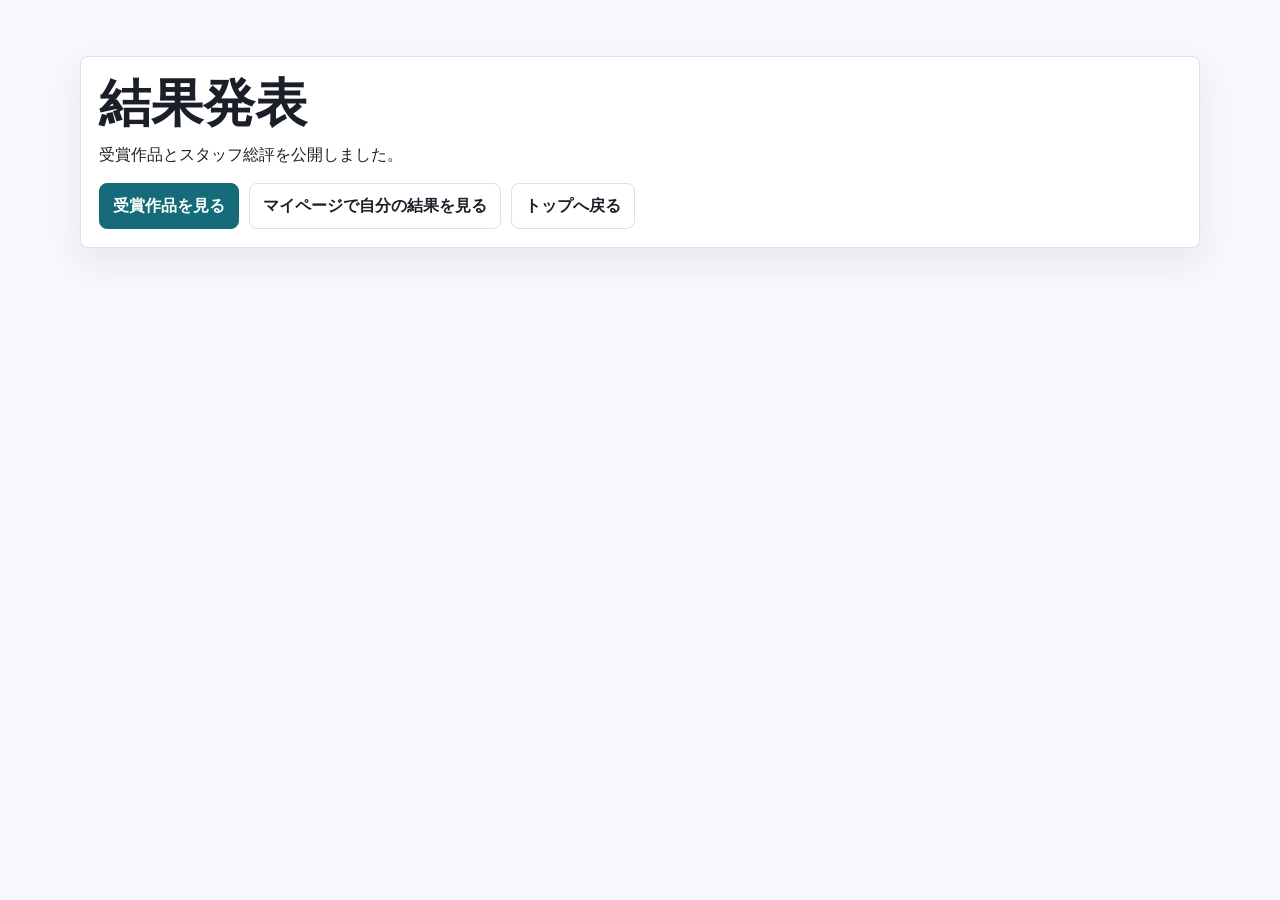
<file: results.html>
<!doctype html><html lang="ja"><head><meta charset="utf-8"><meta name="viewport" content="width=device-width,initial-scale=1"><title>結果発表 | VRC弓道フォトコン2026</title><link rel="stylesheet" href="assets/styles.css"><meta name="result-template-version" content="20260830-image-fallback1"><meta name="result-data-sha256" content="53a68edc99beece9d9cd79502abc3ee3cd122aa21399c676d0ae7a1704d047eb"><link rel="canonical" href="https://puchiryuuvrc.github.io/QDPhoto2026-Pages/results.html"><meta property="og:type" content="website"><meta property="og:title" content="結果発表 | VRC弓道フォトコン2026"><meta property="og:description" content="受賞8作品とスタッフ総評を公開しました。"><meta property="og:url" content="https://puchiryuuvrc.github.io/QDPhoto2026-Pages/results.html"><meta property="og:image" content="https://puchiryuuvrc.github.io/QDPhoto2026-Pages/assets/event-announcement-original.webp"><meta name="twitter:card" content="summary_large_image"><script src="assets/site-phase-config.js?v=20261007-result"></script><script src="assets/site-phase.js?v=20260920-schedule2" defer></script></head><body data-result-state="published"><main class="shell"><section class="section card"><h1>結果発表</h1><p>受賞作品とスタッフ総評を公開しました。</p><div class="actions"><a class="button primary" href="awards/">受賞作品を見る</a><a class="button" href="https://script.google.com/macros/s/AKfycbzQsVA3FBgk0JuzH3wmLfC2mVJGftSoZfdjsu9SuIyuES-deRKasijV_PKtD3j339rvNw/exec?page=mypage">マイページで自分の結果を見る</a><a class="button" href="./">トップへ戻る</a></div></section></main></body></html>
</file>
<file: assets/styles.css>
:root {
  --bg: #f7f8fb;
  --surface: #ffffff;
  --surface-2: #eef2f4;
  --text: #1b2028;
  --muted: #5d6875;
  --line: #d9e0e8;
  --primary: #156b7a;
  --primary-strong: #0d4f5b;
  --accent: #684156;
  --accent-soft: #f3eaf0;
  --warning: #8a5a10;
  --shadow: 0 14px 34px rgba(27, 32, 40, 0.08);
}

* { box-sizing: border-box; }

body {
  margin: 0;
  background: var(--bg);
  color: var(--text);
  font: 16px/1.75 system-ui, -apple-system, BlinkMacSystemFont, "Segoe UI", sans-serif;
}

.test-environment-banner {
  position: relative;
  z-index: 20;
  border-bottom: 2px solid #b42318;
  background: #ffebe9;
  color: #7a271a;
  padding: 8px 16px;
  font-weight: 800;
  text-align: center;
  letter-spacing: 0.04em;
}

a { color: var(--primary); text-decoration: none; }
a:hover { text-decoration: underline; }
a:focus-visible, button:focus-visible, input:focus-visible, textarea:focus-visible, select:focus-visible {
  outline: 3px solid #f0a92f;
  outline-offset: 2px;
}

.visually-hidden {
  position: absolute;
  width: 1px;
  height: 1px;
  padding: 0;
  margin: -1px;
  overflow: hidden;
  clip: rect(0, 0, 0, 0);
  clip-path: inset(50%);
  white-space: nowrap;
  border: 0;
}

.site-header {
  position: sticky;
  top: 0;
  z-index: 10;
  background: rgba(247, 248, 251, 0.94);
  backdrop-filter: blur(14px);
  border-bottom: 1px solid var(--line);
}

.header-inner,
.shell {
  width: min(1120px, calc(100% - 32px));
  margin: 0 auto;
}

.header-inner {
  min-height: 64px;
  display: flex;
  align-items: center;
  justify-content: space-between;
  gap: 18px;
}

.brand {
  color: var(--text);
  font-weight: 800;
  white-space: nowrap;
}

.nav {
  display: flex;
  flex-wrap: wrap;
  justify-content: flex-end;
  gap: 6px;
}

.nav a,
.button {
  display: inline-flex;
  align-items: center;
  justify-content: center;
  min-height: 40px;
  padding: 8px 13px;
  border: 1px solid var(--line);
  border-radius: 8px;
  background: var(--surface);
  color: var(--text);
  font-weight: 600;
  text-decoration: none;
}

.nav a[aria-current="page"],
.button.primary {
  background: var(--primary);
  border-color: var(--primary);
  color: #fff;
}

.nav a.disabled,
.button.disabled,
.phase-pending [data-phase-link]:not([data-phase-link="headerTop"]):not([data-phase-link="headerMypage"]) {
  background: var(--surface-2);
  border-color: var(--line);
  color: var(--muted);
  cursor: not-allowed;
  opacity: 0.7;
  pointer-events: none;
}

.button.accent {
  background: var(--accent);
  border-color: var(--accent);
  color: #fff;
}

.shell { padding: 28px 0 60px; }

.hero-image {
  overflow: hidden;
  border: 1px solid var(--line);
  border-radius: 8px;
  background: #fff;
  box-shadow: var(--shadow);
}

.hero-image img {
  display: block;
  width: 100%;
  height: auto;
}

.hero-caption {
  margin: 0;
  padding: 10px 14px;
  color: var(--muted);
  font-size: 14px;
}

.schedule-update h2 { margin-top: 0; }
.schedule-update p:last-child { margin-bottom: 0; }

.hero-image + .schedule {
  margin-top: 20px;
}

.intro {
  max-width: 900px;
  padding: 26px 0 4px;
}

h1 {
  margin: 0 0 10px;
  font-size: clamp(30px, 5vw, 52px);
  line-height: 1.08;
  letter-spacing: 0;
}

h2 {
  margin: 32px 0 14px;
  font-size: clamp(22px, 3vw, 30px);
  letter-spacing: 0;
}

.section > h2:first-child,
.card > h2:first-child {
  margin-top: 0;
}

h3 {
  margin: 18px 0 8px;
  font-size: 18px;
}

p { margin: 0 0 14px; }

.lead {
  color: var(--muted);
  font-size: 18px;
}

.muted { color: var(--muted); }

.grid {
  display: grid;
  gap: 14px;
}

.grid.three { grid-template-columns: repeat(3, minmax(0, 1fr)); }
.grid.two { grid-template-columns: repeat(2, minmax(0, 1fr)); }

.card {
  padding: 18px;
  border: 1px solid var(--line);
  border-radius: 8px;
  background: var(--surface);
  box-shadow: var(--shadow);
}

.schedule strong {
  display: block;
  font-size: 22px;
}

.schedule-previous {
  margin: 4px 0;
  color: var(--muted);
}

.schedule ins { text-decoration: none; }

.actions {
  display: flex;
  flex-wrap: wrap;
  gap: 10px;
  align-items: center;
}

.notice {
  margin: 18px 0;
  padding: 12px 14px;
  border-left: 4px solid var(--primary);
  border-radius: 6px;
  background: var(--surface-2);
}

.notice.warning {
  border-left-color: var(--warning);
  background: #fff7e8;
}

.section {
  margin-top: 28px;
}

.phase-status {
  padding: 16px 18px;
  border-left: 5px solid var(--primary);
  background: var(--surface);
}

.phase-status-message {
  margin: 0;
  color: var(--primary-strong);
  font-size: 20px;
  font-weight: 800;
}

.phase-status-message a {
  color: var(--accent);
  text-decoration: underline;
  text-decoration-thickness: 2px;
  text-underline-offset: 3px;
}

.phase-status-message a:hover,
.phase-status-message a:focus-visible {
  color: var(--text);
}

.phase-status-message a + a {
  margin-left: 0.25em;
}

.world-list {
  display: grid;
  gap: 10px;
}

.world-list p { margin: 0; }

.entry-placeholder,
.result-placeholder {
  min-height: 220px;
  display: grid;
  place-items: center;
  text-align: center;
  background: var(--surface);
  border: 1px dashed var(--line);
  border-radius: 8px;
}

.footer {
  border-top: 1px solid var(--line);
  padding: 24px 0 34px;
  color: var(--muted);
}

.footer-inner {
  width: min(1120px, calc(100% - 32px));
  margin: 0 auto;
  display: flex;
  flex-wrap: wrap;
  justify-content: space-between;
  gap: 12px;
}

@media (max-width: 760px) {
  .header-inner {
    align-items: flex-start;
    flex-direction: column;
    padding: 12px 0;
  }

  .nav { justify-content: flex-start; }
  .grid.two,
  .grid.three { grid-template-columns: 1fr; }
  .actions { align-items: stretch; flex-direction: column; }
  .button { width: 100%; }
}
</file>
<file: awards/assets/style.css>
:root{--ink:#29272c;--muted:#68636a;--wine:#652b43;--line:#e5dfe3;--tint:#f7f3f5;--serif:"Yu Mincho","Hiragino Mincho ProN","Noto Serif JP",serif;--sans:"Yu Gothic","Hiragino Kaku Gothic ProN",Meiryo,sans-serif}
*{box-sizing:border-box}html{scroll-behavior:smooth;scroll-padding-top:100px}body{margin:0;background:#fff;color:var(--ink);font-family:var(--sans);font-size:16px;line-height:1.9;-webkit-font-smoothing:antialiased}a{color:inherit;text-underline-offset:5px}a:hover{color:var(--wine)}a:focus-visible{outline:3px solid var(--wine);outline-offset:5px}img{display:block;max-width:100%}h1,h2,h3,h4,p{margin:0}h1,h2,h3{overflow-wrap:anywhere}h1,h2,h3{font-family:var(--serif);font-weight:600}h4{font-size:14px;font-weight:700}section,article{scroll-margin-top:100px}.shell{width:min(1160px,calc(100% - 96px));margin-inline:auto}.sr-only{position:absolute;width:1px;height:1px;padding:0;margin:-1px;overflow:hidden;clip:rect(0,0,0,0);white-space:nowrap;border:0}.skip{position:fixed;left:16px;top:-100px;z-index:10;padding:10px 20px;background:white}.skip:focus{top:16px}
.draft-note{padding:6px 20px;background:var(--tint);border-bottom:1px solid var(--line);text-align:center;font-size:14px;color:var(--wine);font-weight:700}.draft-note span{font-weight:400;margin-left:18px}.header{background:rgba(255,255,255,.96);border-bottom:1px solid var(--line)}.header-inner{width:min(1320px,calc(100% - 64px));margin:auto;min-height:84px;display:flex;align-items:center;justify-content:space-between;gap:24px}.brand{display:flex;align-items:center;gap:14px;text-decoration:none;font-weight:700;font-size:16px}.brand img{object-fit:contain}.brand-year{margin-left:10px;font-size:14px;color:var(--wine)}nav{display:flex;gap:32px;font-size:14px}nav a{text-decoration:none;padding:10px 0}
.intro{padding-block:28px 26px;display:grid;grid-template-columns:minmax(0,.85fr) minmax(0,1.15fr);align-items:center;gap:40px}.intro h1{font-size:clamp(28px,2.7vw,34px);letter-spacing:.05em;line-height:1.4}.intro-year{display:block;margin-top:4px;font-family:Georgia,serif;font-size:44px;letter-spacing:.035em;color:var(--wine);line-height:1}.intro-copy{font-size:16px;line-height:1.8}.intro-copy>p+p{margin-top:6px}.intro-links{display:flex;flex-wrap:wrap;gap:10px 24px;margin-top:12px;font-size:14px}.intro-links a{color:var(--wine)}
.section-heading{padding:22px 0;border-top:2px solid var(--wine);display:flex;align-items:center;justify-content:space-between;gap:24px}.section-heading h2{font-size:28px;line-height:1.7}.joint-award{display:inline-block;vertical-align:middle;font-family:var(--sans);font-size:13px;font-weight:500;border:1px solid #b594a3;color:var(--wine);padding:2px 12px;margin-left:22px}
.featured{display:grid;grid-template-columns:1.6fr 1fr;gap:0;background:var(--tint);border-bottom:1px solid var(--line)}.featured-image{background:#f0edf0;display:flex;flex-direction:column;justify-content:center}.photo{display:flex;align-items:center;justify-content:center;background:#f0edf0;aspect-ratio:16/10;overflow:hidden}.photo img{width:100%;height:100%;object-fit:contain}.photo-featured{aspect-ratio:auto;min-height:350px;flex:1}.photo-featured img{height:auto;max-height:620px;object-fit:contain}.featured-copy{padding:36px 30px;align-self:center}.award-label{font-size:13px;color:var(--wine);letter-spacing:.04em}.featured h3{font-size:30px;line-height:1.7;margin:12px 0 20px}.work-meta{display:flex;justify-content:space-between;align-items:flex-start;gap:12px;flex-wrap:wrap}.author{font-size:16px;font-weight:700}.post-link{font-size:13px;color:var(--wine);white-space:nowrap}.comments{border-top:1px solid var(--line);margin-top:20px;padding-top:14px}.comments h4{color:var(--wine);letter-spacing:.04em}.pending{color:var(--muted);font-size:14px;line-height:1.9;margin-top:12px}.comments blockquote{margin:8px 0 0;padding-left:12px;border-left:2px solid #bc99aa;font-size:16px;line-height:1.7}.comments blockquote p{white-space:normal;overflow-wrap:anywhere}
.excellence-heading{margin-top:60px}.work-grid{display:grid;grid-template-columns:repeat(2,minmax(0,1fr));gap:44px 36px}.work{min-width:0;border-bottom:1px solid var(--line);padding-bottom:28px}.work-award{padding:9px 0;font-size:13px;color:var(--wine);font-weight:700}.work-copy{padding:22px 0 0}.work h3{font-size:24px;line-height:1.7;margin-bottom:14px}.work .comments{margin-top:18px;padding:12px 16px 14px;background:var(--tint);border:0}.awards{padding-bottom:72px}
.review{background:var(--wine);color:#fff}.review-inner{padding-block:62px;display:grid;grid-template-columns:1fr 2fr;gap:64px}.review h2{font-size:30px;line-height:1.7}.review-title>p:last-child{font-size:14px;color:#eadce2;margin-top:24px}.staff-review h3{font-family:var(--sans);font-size:18px;margin-bottom:20px}.staff-account{display:inline-block;margin-left:10px;font-size:14px;font-weight:400;color:#eadce2}.staff-account:hover{color:#fff}.staff-review h3 span{display:block;font-size:14px;font-weight:400;color:#eadce2}.staff-review p{white-space:pre-line;overflow-wrap:anywhere}.staff-review p+p{margin-top:18px}.staff-review+.staff-review{margin-top:36px;padding-top:36px;border-top:1px solid #93687a}.review-pending{font-family:var(--serif);font-size:24px}.review .pending{color:#eadce2}.closing{text-align:center;padding-block:64px 48px}.closing h2{font-size:25px;line-height:1.9}.closing p{font-size:15px;color:var(--muted);margin-top:18px}.gallery-link{display:inline-block;border:1px solid var(--wine);text-decoration:none;color:var(--wine);font-size:14px;padding:10px 30px;margin-top:28px}.gallery-link:hover{background:var(--tint)}.selection-note{max-width:820px;padding-bottom:48px;font-size:14px;color:var(--muted)}.selection-inner{border-block:1px solid var(--line);padding:16px 0}.selection-note h2{font-family:var(--sans);font-size:16px;color:var(--ink);margin-bottom:10px}.footer{border-top:1px solid var(--line)}.footer-inner{display:flex;flex-wrap:wrap;justify-content:space-between;align-items:center;gap:16px;padding-block:28px;font-size:13px}.footer-inner>a{text-decoration:none}
.sample-label{display:inline-block;border:1px solid #b993a3;padding:2px 10px;font-size:12px;color:#f4dce6;margin-bottom:16px!important}.intro-copy{font-size:16px}.closing p{font-size:16px}
.event-visual{padding-top:32px}.event-visual img{width:100%;height:auto}
.closing .gallery-link{margin-top:0}
.review-inner{display:block;padding-block:44px}
.review-header{display:flex;align-items:center;gap:24px 48px;margin-bottom:24px}
.review-header h2{flex-shrink:0}
.review-authors h3{font-family:var(--sans);font-size:18px}
.review-authors h3 span{display:block;font-size:14px;font-weight:400;color:#eadce2}
.review-body{width:100%}
.selection-inner>p+p{margin-top:12px}
@media(max-width:900px){.shell{width:calc(100% - 48px)}.header-inner{width:calc(100% - 40px)}.featured{grid-template-columns:1.2fr 1fr}.featured-copy{padding:24px}.featured h3{font-size:25px}.work-grid{gap:32px 24px}.work h3{font-size:22px}.joint-award{display:block;width:fit-content;margin:10px 0 0}.review-inner{gap:32px}.photo-featured{min-height:280px}.desktop-break{display:none}}
@media(max-width:620px){html{scroll-padding-top:20px}section,article{scroll-margin-top:20px}.shell{width:calc(100% - 36px)}.header-inner{min-height:76px;width:calc(100% - 32px);gap:12px;flex-wrap:wrap;padding-block:14px}.brand{font-size:14px;gap:10px}.brand img{width:34px;height:34px}.brand-year{margin-left:6px}nav{gap:20px;font-size:13px}.draft-note{padding:8px 14px;font-size:12px}.draft-note span{display:block;margin:0;font-size:12px}.intro{grid-template-columns:1fr;gap:16px;padding-block:24px 22px}.intro h1{font-size:28px}.intro-year{font-size:36px}.intro-copy{font-size:14px}.intro-links{gap:10px 20px;font-size:13px}.section-heading{gap:12px;padding-block:18px}.section-heading h2{font-size:24px}.joint-award{font-size:12px}.featured{display:block}.photo-featured{min-height:0}.featured-copy{padding:24px 22px 30px}.featured h3{font-size:27px}.work-grid{grid-template-columns:1fr;gap:28px}.excellence-heading{margin-top:40px}.work h3{font-size:23px}.awards{padding-bottom:44px}.review-inner{grid-template-columns:1fr;gap:30px;padding-block:36px}.review-title>p:last-child{margin-top:12px}.review h2{font-size:27px}.review-pending{font-size:21px}.closing{padding-block:36px}.closing h2{font-size:21px;text-align:left}.closing p{text-align:left;font-size:14px}.closing br{display:none}.selection-note{padding-bottom:32px}.footer-inner{justify-content:flex-start;gap:16px 24px}}
@media(prefers-reduced-motion:reduce){html{scroll-behavior:auto}}
@media(max-width:620px){.review-header{align-items:flex-start;flex-direction:column;gap:12px;margin-bottom:22px}.review-inner{padding-block:36px}}
@media print{.draft-note,.header,nav,.post-link,.closing,.selection-note,.footer{display:none}.shell{width:100%}.intro{padding:20px 0}.work-grid{gap:20px}.review{color:#29272c;background:#fff}.review .pending,.review-title>p:last-child{color:#68636a}.work{break-inside:avoid}.photo{background:#fff}}
</file>
